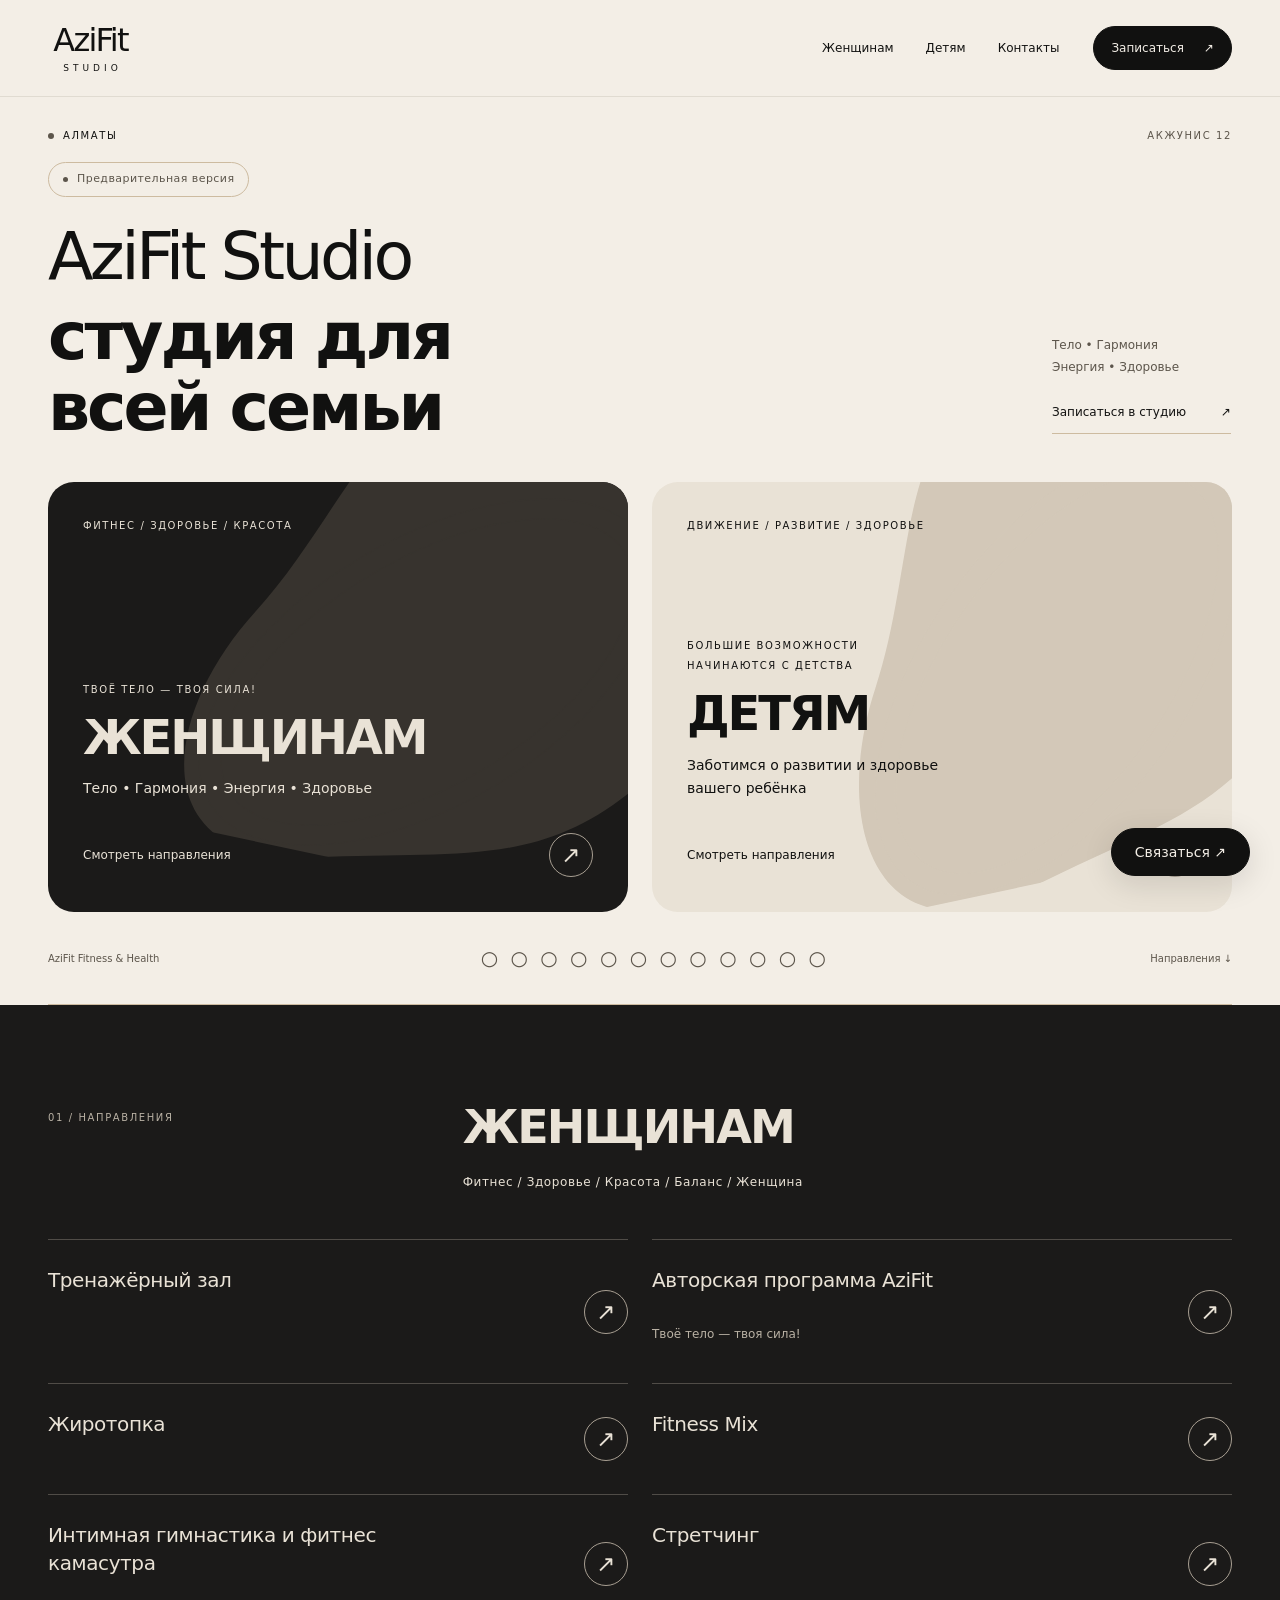
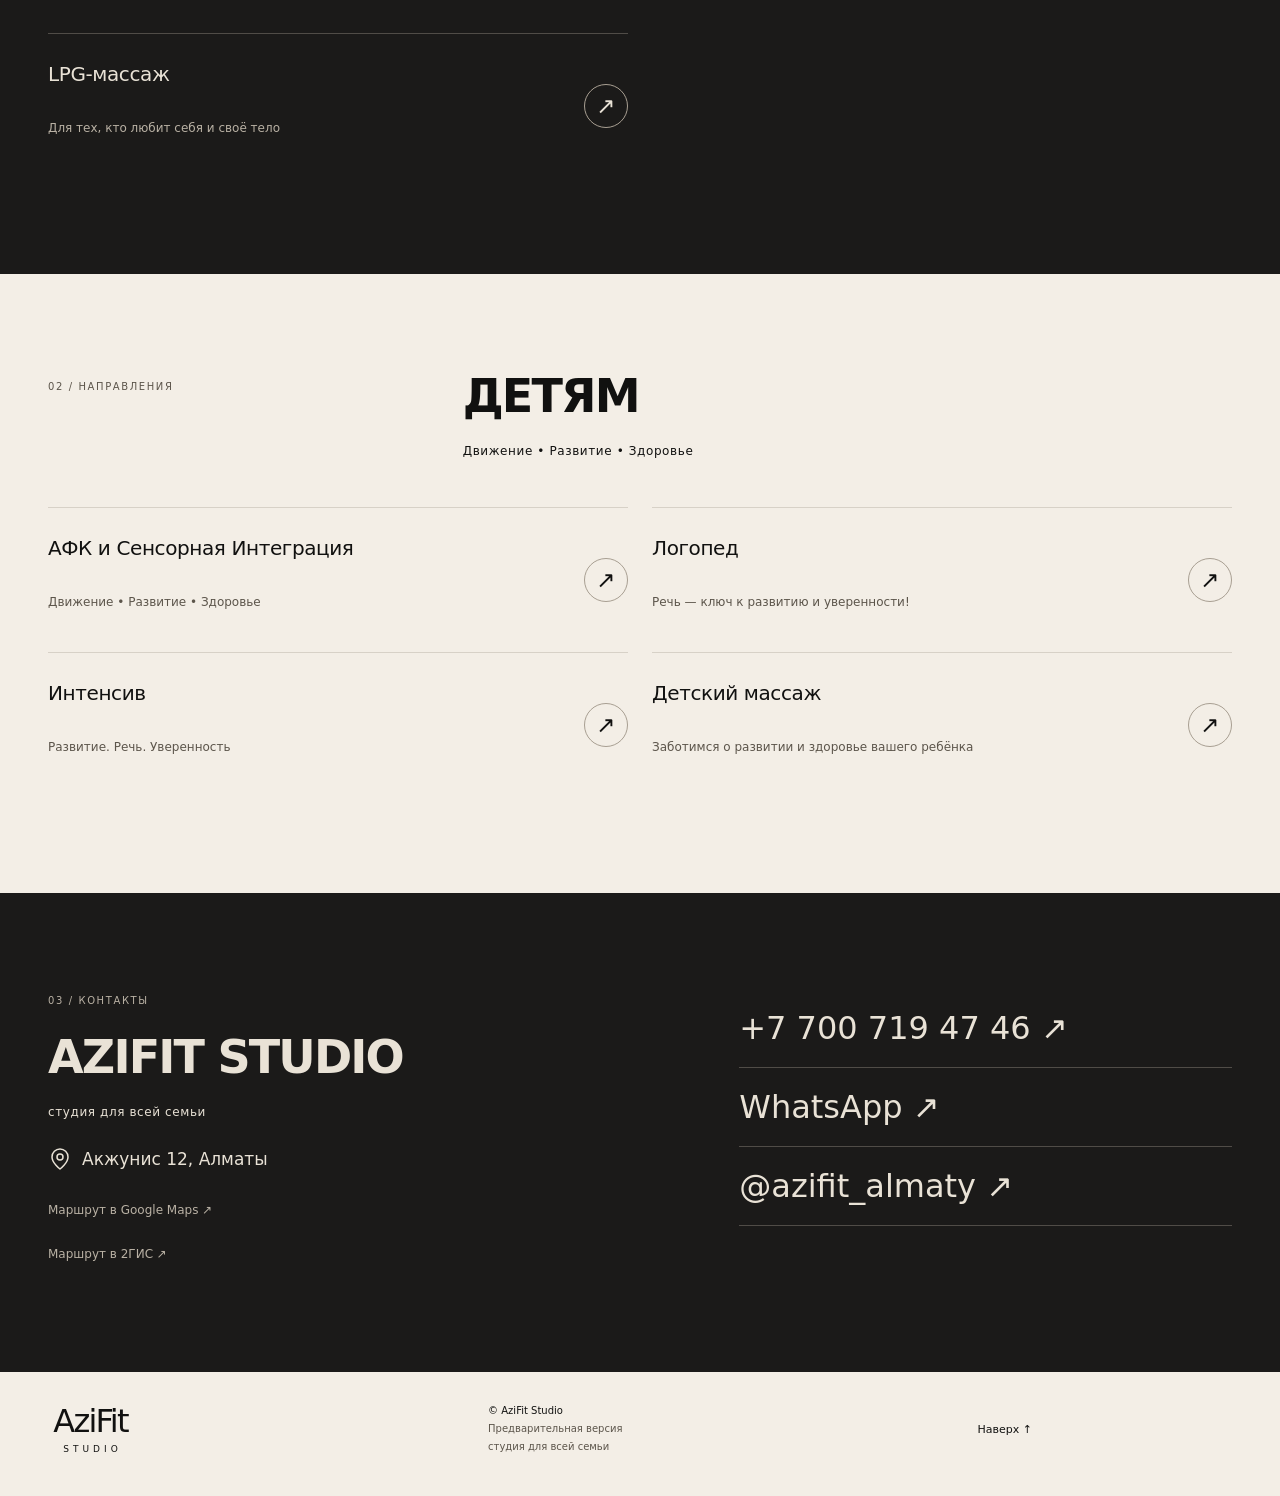
<file: azifit-demo/index.html>
<!doctype html>
<html lang="ru">
<head>
  <meta charset="utf-8">
  <meta name="viewport" content="width=device-width, initial-scale=1, viewport-fit=cover">
  <meta name="theme-color" content="#E9E2D6">
  <title>AziFit Studio — предварительная версия</title>
  <meta name="robots" content="noindex, nofollow">
  <!-- COPY-DRAFT: Metadata, section titles and interface labels. -->
  <meta name="description" content="AziFit Studio, Алматы: женский фитнес, LPG-массаж, детская АФК, логопед и детский массаж. Предварительная версия. Акжунис 12.">
  <meta property="og:type" content="website"><meta property="og:locale" content="ru_RU">
  <meta property="og:title" content="AziFit Studio — студия для всей семьи">
  <meta property="og:description" content="Женский фитнес и детское развитие. Акжунис 12, Алматы.">
  <meta property="og:image" content="assets/img/og.png">
  <meta name="twitter:card" content="summary_large_image"><meta name="twitter:title" content="AziFit Studio — студия для всей семьи"><meta name="twitter:description" content="Женский фитнес и детское развитие. Алматы."><meta name="twitter:image" content="assets/img/og.png">
  <!-- TODO(owner): Canonical and absolute social URLs are enabled by SITE.url. -->
  <link rel="icon" href="favicon.svg" type="image/svg+xml">
  <link rel="stylesheet" href="assets/css/main.css">
  <link rel="stylesheet" href="assets/css/demo.css">
  <script defer src="assets/js/demo.js"></script>
</head>
<body>
<a class="skip" href="#main">К содержимому</a>
<svg class="sprite" xmlns="http://www.w3.org/2000/svg" aria-hidden="true"><defs>
<symbol id="organic" viewBox="0 0 640 440"><path fill="currentColor" d="M395-85C550-73 750 74 650 248S457 414 276 461 77 346 157 209 240-97 395-85Z"/><g fill="none" stroke="currentColor" stroke-width="1.5"><ellipse cx="356" cy="235" rx="255" ry="124" transform="rotate(-43 356 235)"/><ellipse cx="356" cy="235" rx="280" ry="146" transform="rotate(-43 356 235)"/></g></symbol>
<symbol id="arrow" viewBox="0 0 24 24"><path d="M5 19 19 5M5 5h14v14"/></symbol>
<symbol id="heart" viewBox="0 0 24 24"><path d="M12 21 3 12C-3 4 7-1 12 6c5-7 15-2 9 6Z"/></symbol>
<symbol id="star" viewBox="0 0 24 24"><path d="m12 2 3 7 8 1-6 5 2 8-7-4-7 4 2-8-6-5 8-1Z"/></symbol>
<symbol id="brain" viewBox="0 0 24 24"><path d="M12 5c-4-7-10 0-7 3-6 2-3 10 1 10 0 5 6 5 6 0V5Zm0 0c4-7 10 0 7 3 6 2 3 10-1 10 0 5-6 5-6 0M5 8l3 2m11-2-3 2M6 18l3-4m9 4-3-4"/></symbol>
<symbol id="dumbbell" viewBox="0 0 24 24"><path d="M8 12h8M3 8v8m3-11v14m12-14v14m3-11v8M3 12h3m12 0h3"/></symbol>
<symbol id="calendar" viewBox="0 0 24 24"><rect x="3" y="5" width="18" height="17" rx="3"/><path d="M7 2v6m10-6v6M3 11h18m-14 5h3m4 0h3"/></symbol>
<symbol id="clock" viewBox="0 0 24 24"><circle cx="12" cy="12" r="10"/><path d="M12 5v7l4 3"/></symbol>
<symbol id="phone" viewBox="0 0 24 24"><path d="m5 2 4 5-3 3c2 4 4 6 8 8l3-3 5 4c-3 9-25-13-17-17Z"/></symbol>
<symbol id="pin" viewBox="0 0 24 24"><path d="M20 10c0 6-8 12-8 12S4 16 4 10a8 8 0 1 1 16 0Z"/><circle cx="12" cy="10" r="3"/></symbol>
<symbol id="instagram" viewBox="0 0 24 24"><rect x="3" y="3" width="18" height="18" rx="5"/><circle cx="12" cy="12" r="4"/><path d="M17 7h.1"/></symbol>
<symbol id="whatsapp" viewBox="0 0 24 24"><path d="M4 18 2 22l5-2a10 10 0 1 0-3-2Z"/><path d="m8 7 2 3-1 1 4 4 1-1 3 2c-2 4-13-6-9-9Z"/></symbol>
<symbol id="lotus" viewBox="0 0 24 24"><path d="M12 22C1 20 2 9 2 9s8 1 10 13Zm0 0c11-2 10-13 10-13s-8 1-10 13Zm0-1C4 11 12 2 12 2s8 9 0 19Z"/></symbol>
</defs></svg>
<header class="header"><div class="container header-inner">
  <a class="logo" href="#" aria-label="AziFit Studio, начало"><span>AziFit</span><small>STUDIO</small></a>
  <nav class="desktop-nav" aria-label="Основная навигация"><a href="#women">Женщинам</a><a href="#kids">Детям</a><a href="#contacts">Контакты</a></nav>
  <a class="button small header-book" href="https://wa.me/77007194746">Записаться <span aria-hidden="true">↗</span></a>
  <button class="menu-toggle js-only" aria-label="Открыть меню" aria-controls="menu-dialog" aria-expanded="false"><span></span><span></span></button>
</div></header>
<main id="main">
<section class="hero container" aria-labelledby="hero-title">
  <div class="eyebrow hero-location"><span class="dot"></span> АЛМАТЫ <span>АКЖУНИС 12</span></div>
  <!-- COPY-DRAFT: Demo status, excluded from the full version. -->
  <p class="demo-badge"><span aria-hidden="true"></span>Предварительная версия</p>
  <div class="hero-heading"><h1 id="hero-title">AziFit Studio <span>студия для <br>всей семьи</span></h1><div class="hero-side"><p>Тело • Гармония<br>Энергия • Здоровье</p><a class="text-link" href="https://wa.me/77007194746">Записаться в студию <span>↗</span></a></div></div>
  <div class="hero-panels">
    <a class="entry entry-dark reveal" href="#women"><svg class="organic" aria-hidden="true"><use href="#organic"/></svg><span class="eyebrow">ФИТНЕС / ЗДОРОВЬЕ / КРАСОТА</span><div class="entry-title"><span class="eyebrow">ТВОЁ ТЕЛО — ТВОЯ СИЛА!</span><h2>ЖЕНЩИНАМ</h2><p>Тело • Гармония • Энергия • Здоровье</p></div><span class="entry-footer"><span>Смотреть направления</span><span class="round-arrow">↗</span></span></a>
    <a class="entry entry-light reveal" href="#kids"><svg class="organic" aria-hidden="true"><use href="#organic"/></svg><span class="eyebrow">ДВИЖЕНИЕ / РАЗВИТИЕ / ЗДОРОВЬЕ</span><div class="entry-title"><span class="eyebrow">БОЛЬШИЕ ВОЗМОЖНОСТИ<br>НАЧИНАЮТСЯ С ДЕТСТВА</span><h2>ДЕТЯМ</h2><p>Заботимся о развитии и здоровье<br>вашего ребёнка</p></div><span class="entry-footer"><span>Смотреть направления</span><span class="round-arrow">↗</span></span></a>
  </div>
  <div class="hero-bottom"><span>AziFit Fitness &amp; Health</span><span class="stamp-line" aria-hidden="true">○ ○ ○ ○ ○ ○ ○ ○ ○ ○ ○ ○</span><a href="#women">Направления ↓</a></div>
</section>

<section id="women" class="section dark-section"><div class="container"><div class="section-heading"><span class="eyebrow">01 / НАПРАВЛЕНИЯ</span><h2>ЖЕНЩИНАМ<span class="subheading">Фитнес / Здоровье / Красота / Баланс / Женщина</span></h2></div><div class="service-grid" id="women-services">
<!-- SERVICES_WOMEN -->
<article class="service-card" data-service="gym"><h3>Тренажёрный зал</h3><a href="#contacts" aria-label="Связаться: Тренажёрный зал">↗</a></article><article class="service-card" data-service="group"><h3>Авторская программа AziFit</h3><p>Твоё тело — твоя сила!</p><a href="#contacts" aria-label="Связаться: Авторская программа AziFit">↗</a></article><article class="service-card" data-service="group"><h3>Жиротопка</h3><a href="#contacts" aria-label="Связаться: Жиротопка">↗</a></article><article class="service-card" data-service="group"><h3>Fitness Mix</h3><a href="#contacts" aria-label="Связаться: Fitness Mix">↗</a></article><article class="service-card" data-service="group"><h3>Интимная гимнастика и фитнес камасутра</h3><a href="#contacts" aria-label="Связаться: Интимная гимнастика и фитнес камасутра">↗</a></article><article class="service-card" data-service="stretch"><h3>Стретчинг</h3><a href="#contacts" aria-label="Связаться: Стретчинг">↗</a></article><article class="service-card" data-service="lpg"><h3>LPG-массаж</h3><p>Для тех, кто любит себя и своё тело</p><a href="#contacts" aria-label="Связаться: LPG-массаж">↗</a></article>
<!-- END_SERVICES_WOMEN -->
</div></div></section>
<section id="kids" class="section container"><div class="section-heading"><span class="eyebrow">02 / НАПРАВЛЕНИЯ</span><h2>ДЕТЯМ<span class="subheading">Движение • Развитие • Здоровье</span></h2></div><div class="service-grid" id="kids-services"><!-- SERVICES_KIDS -->
<article class="service-card" data-service="afk"><h3>АФК и Сенсорная Интеграция</h3><p>Движение • Развитие • Здоровье</p><a href="#contacts" aria-label="Связаться: АФК и Сенсорная Интеграция">↗</a></article><article class="service-card" data-service="speech"><h3>Логопед</h3><p>Речь — ключ к развитию и уверенности!</p><a href="#contacts" aria-label="Связаться: Логопед">↗</a></article><article class="service-card" data-service="intensive"><h3>Интенсив</h3><p>Развитие. Речь. Уверенность</p><a href="#contacts" aria-label="Связаться: Интенсив">↗</a></article><article class="service-card" data-service="massage"><h3>Детский массаж</h3><p>Заботимся о развитии и здоровье вашего ребёнка</p><a href="#contacts" aria-label="Связаться: Детский массаж">↗</a></article>
<!-- END_SERVICES_KIDS --></div></section>







<section id="contacts" class="section dark-section"><div class="container contact-grid"><div><span class="eyebrow">03 / КОНТАКТЫ</span><h2>AZIFIT STUDIO<span class="subheading">студия для всей семьи</span></h2><p class="contact-address"><svg class="icon"><use href="#pin"/></svg>Акжунис 12, Алматы</p><div class="contact-maps"><a target="_blank" rel="noopener noreferrer" href="https://www.google.com/maps/search/?api=1&amp;query=Акжунис+12+Алматы">Маршрут в Google Maps ↗</a><a target="_blank" rel="noopener noreferrer" href="https://2gis.kz/almaty/search/Акжунис%2012">Маршрут в 2ГИС ↗</a></div></div><div class="contact-links"><a href="tel:+77007194746">+7 700 719 47 46 ↗</a><a href="https://wa.me/77007194746">WhatsApp ↗</a><a data-instagram href="https://www.instagram.com/azifit_almaty/" target="_blank" rel="noopener noreferrer">@azifit_almaty ↗</a></div></div></section>
</main>
<footer class="container footer"><a class="logo" href="#"><span>AziFit</span><small>STUDIO</small></a><p>© AziFit Studio<br><span>Предварительная версия</span><br><span>студия для всей семьи</span></p><a href="#main">Наверх ↑</a></footer>
<div class="mobile-bar"><a href="https://wa.me/77007194746"><svg class="icon"><use href="#whatsapp"/></svg>WhatsApp</a><a data-instagram href="https://ig.me/m/azifit_almaty"><svg class="icon"><use href="#instagram"/></svg>Instagram</a><a href="tel:+77007194746"><svg class="icon"><use href="#phone"/></svg>Позвонить</a></div>
<a class="floating-book button js-only" href="https://wa.me/77007194746">Связаться ↗</a>
<dialog id="menu-dialog" class="menu-dialog" aria-label="Меню" aria-modal="true"><button class="close-dialog" data-close aria-label="Закрыть меню">×</button><nav aria-label="Мобильная навигация"><a href="#women">Женщинам</a><a href="#kids">Детям</a><a href="#contacts">Контакты</a></nav></dialog>


<!-- Cloudflare Web Analytics is disabled. Enabling it requires owner approval and a CSP update. -->
</body></html>
</file>
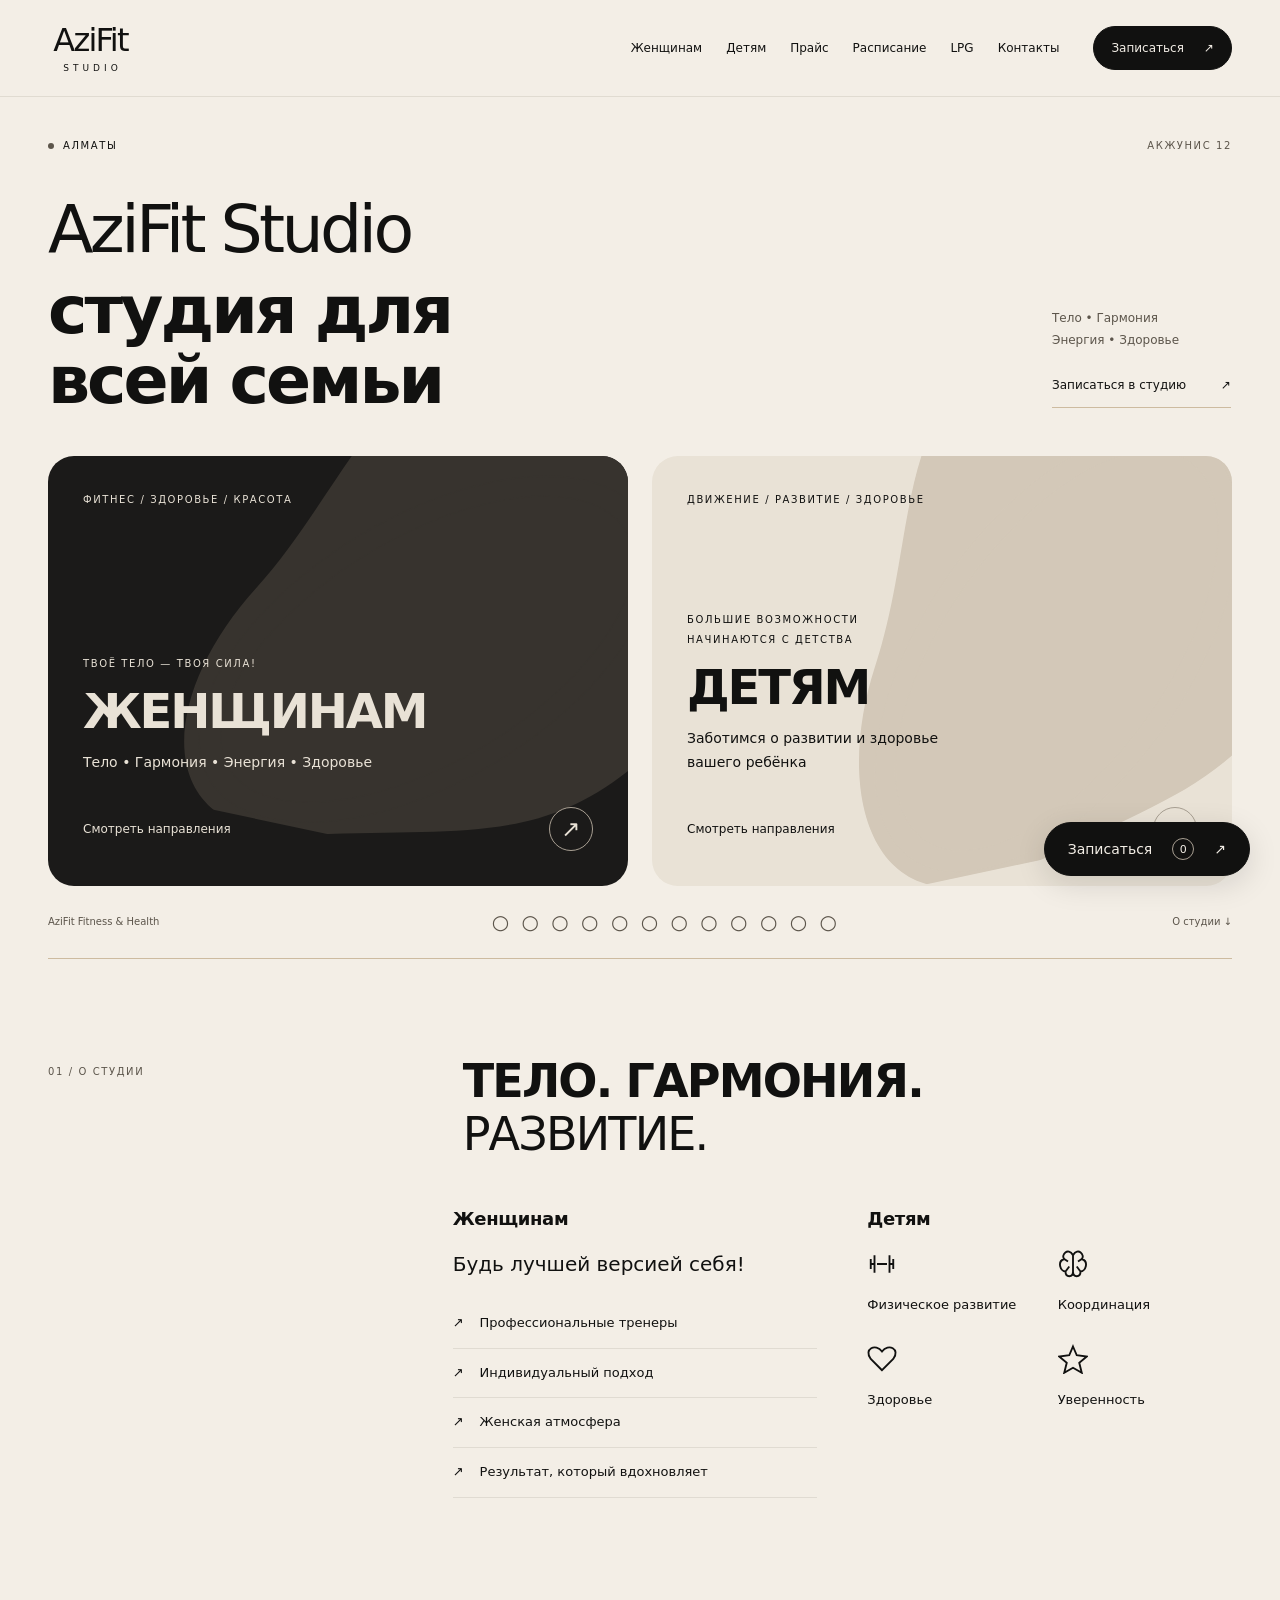
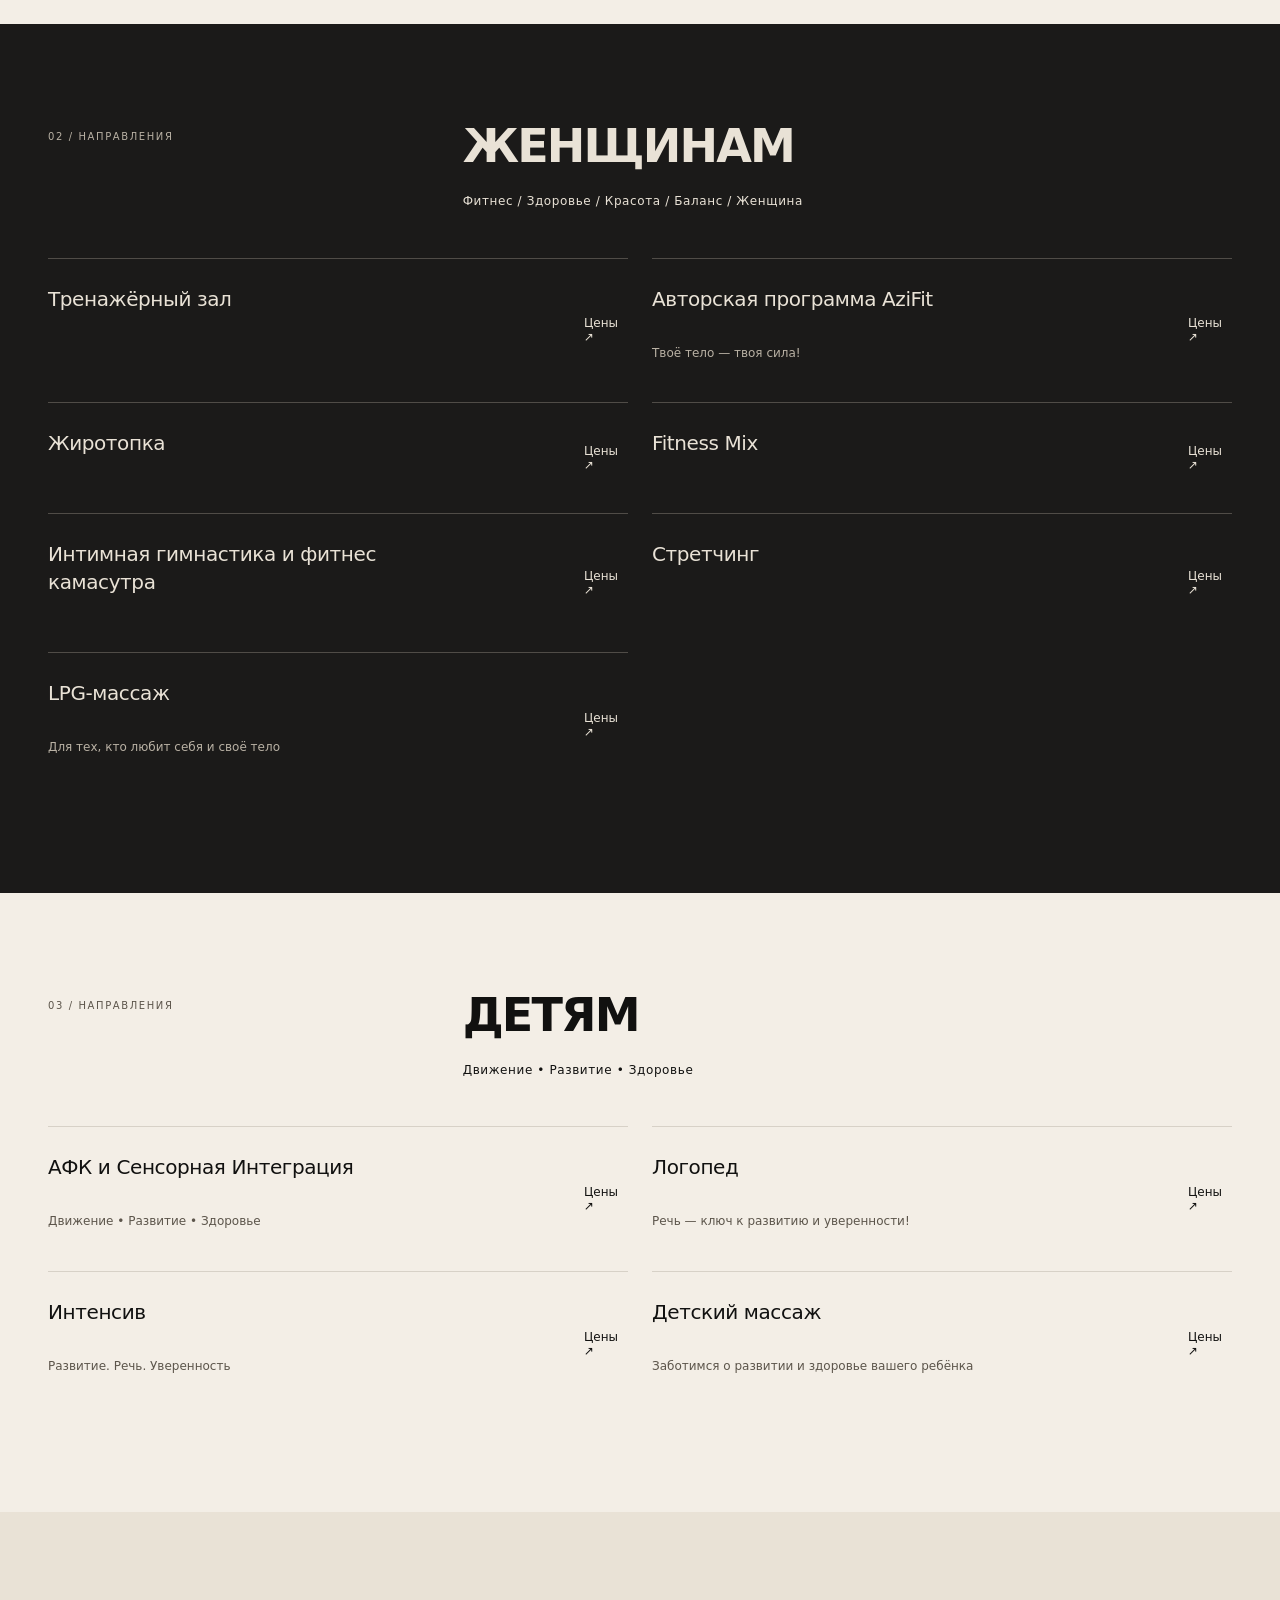
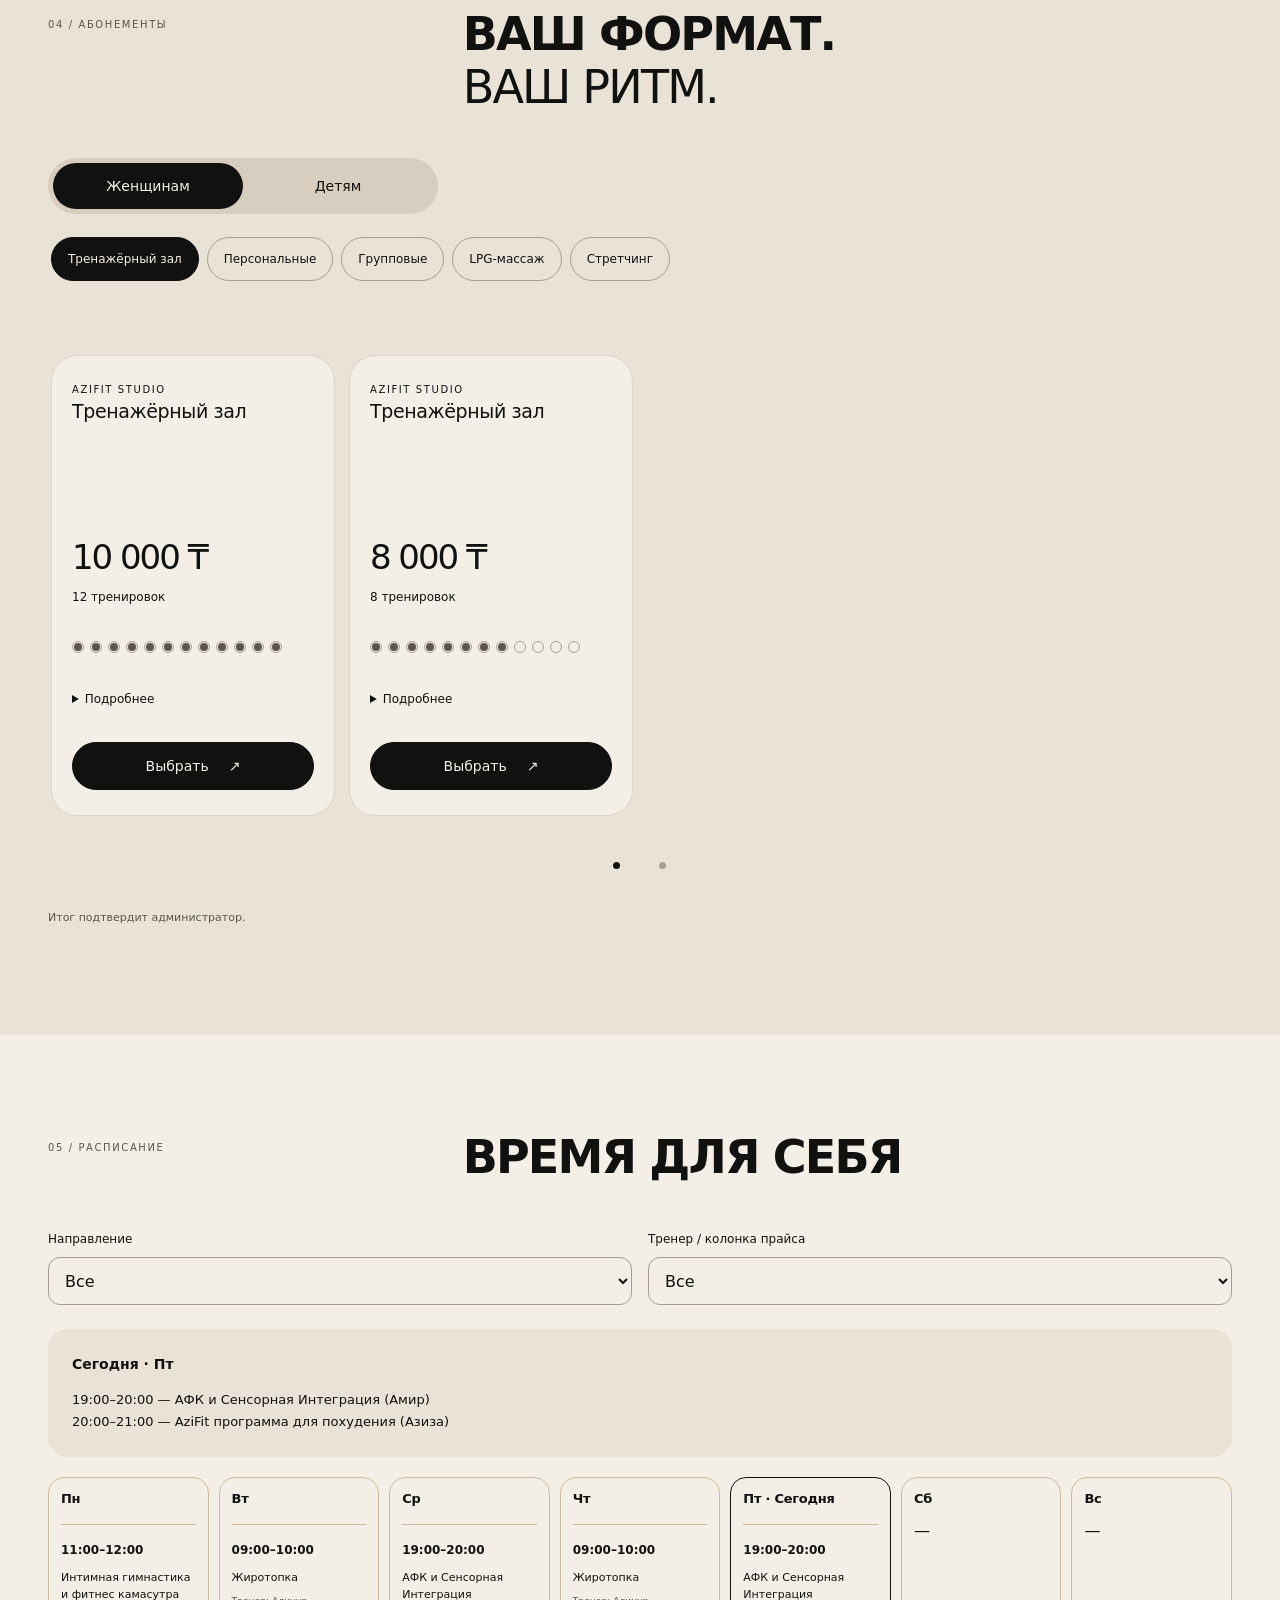
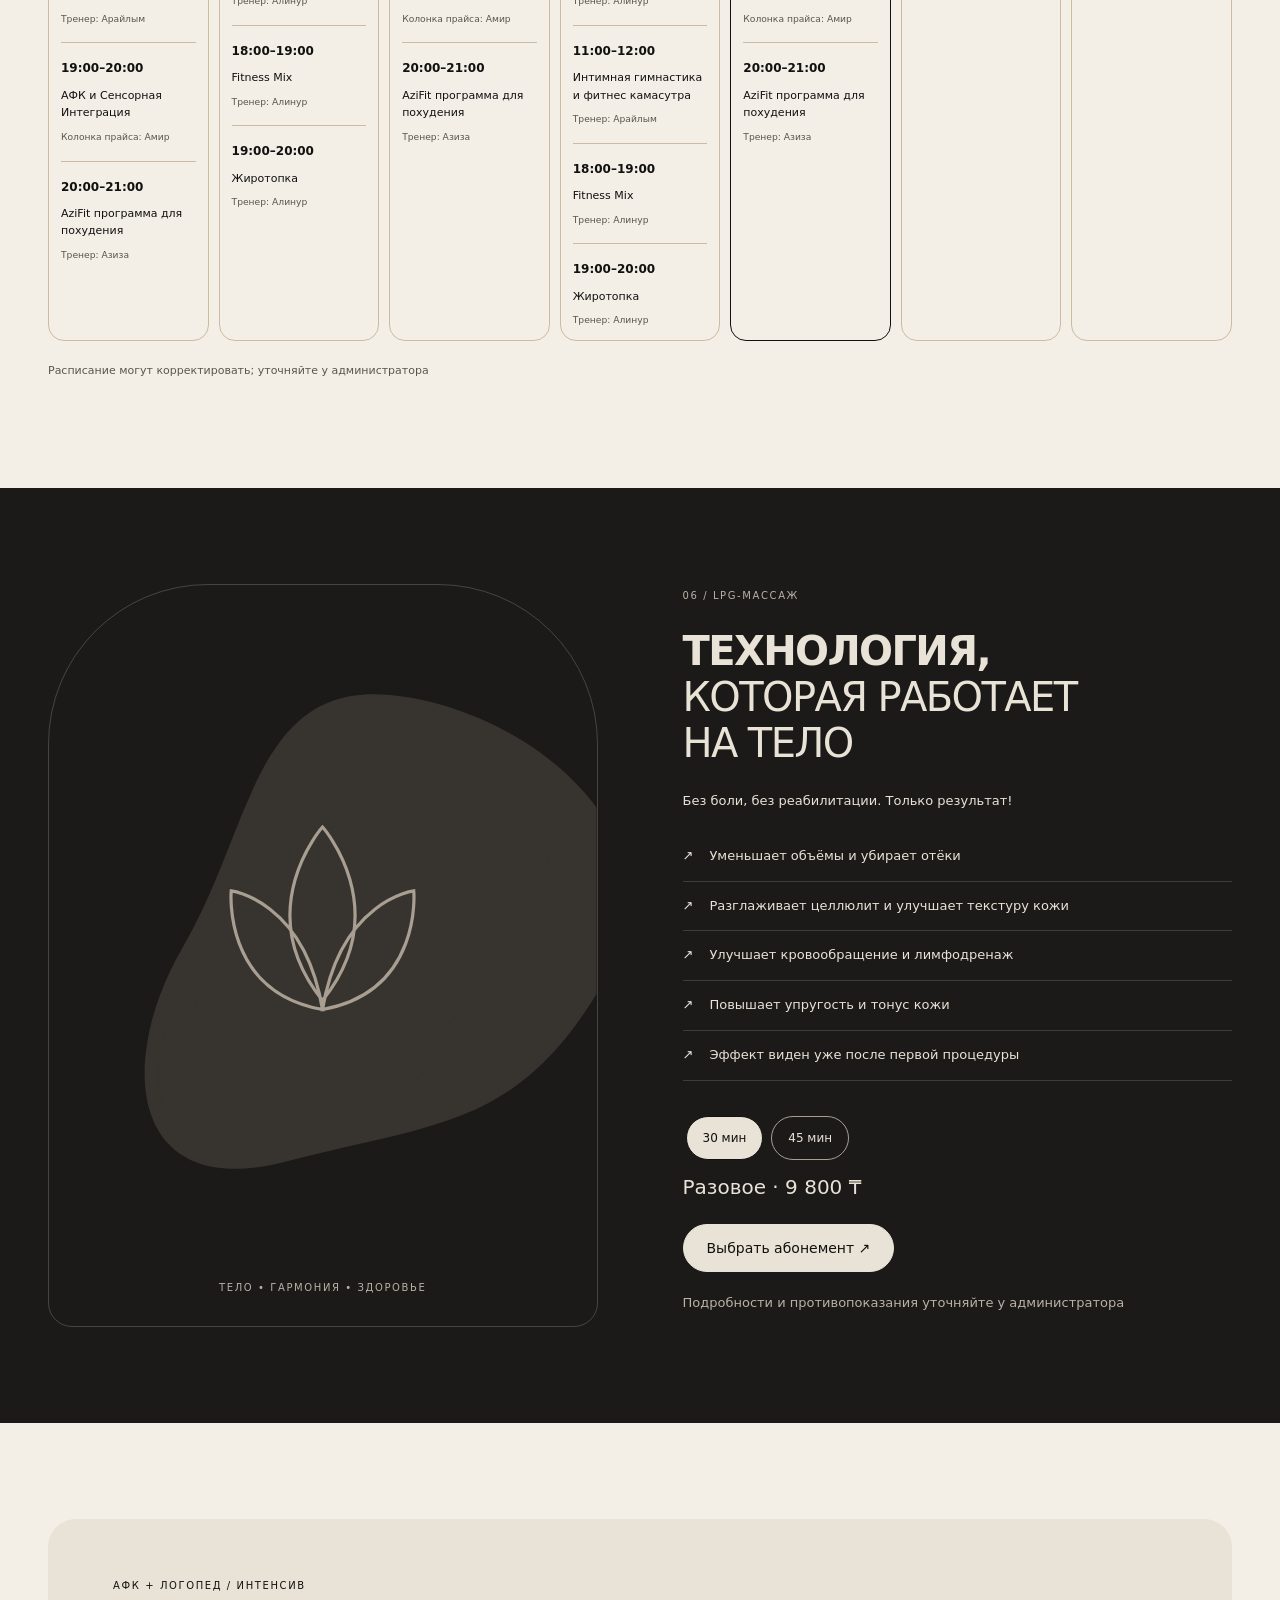
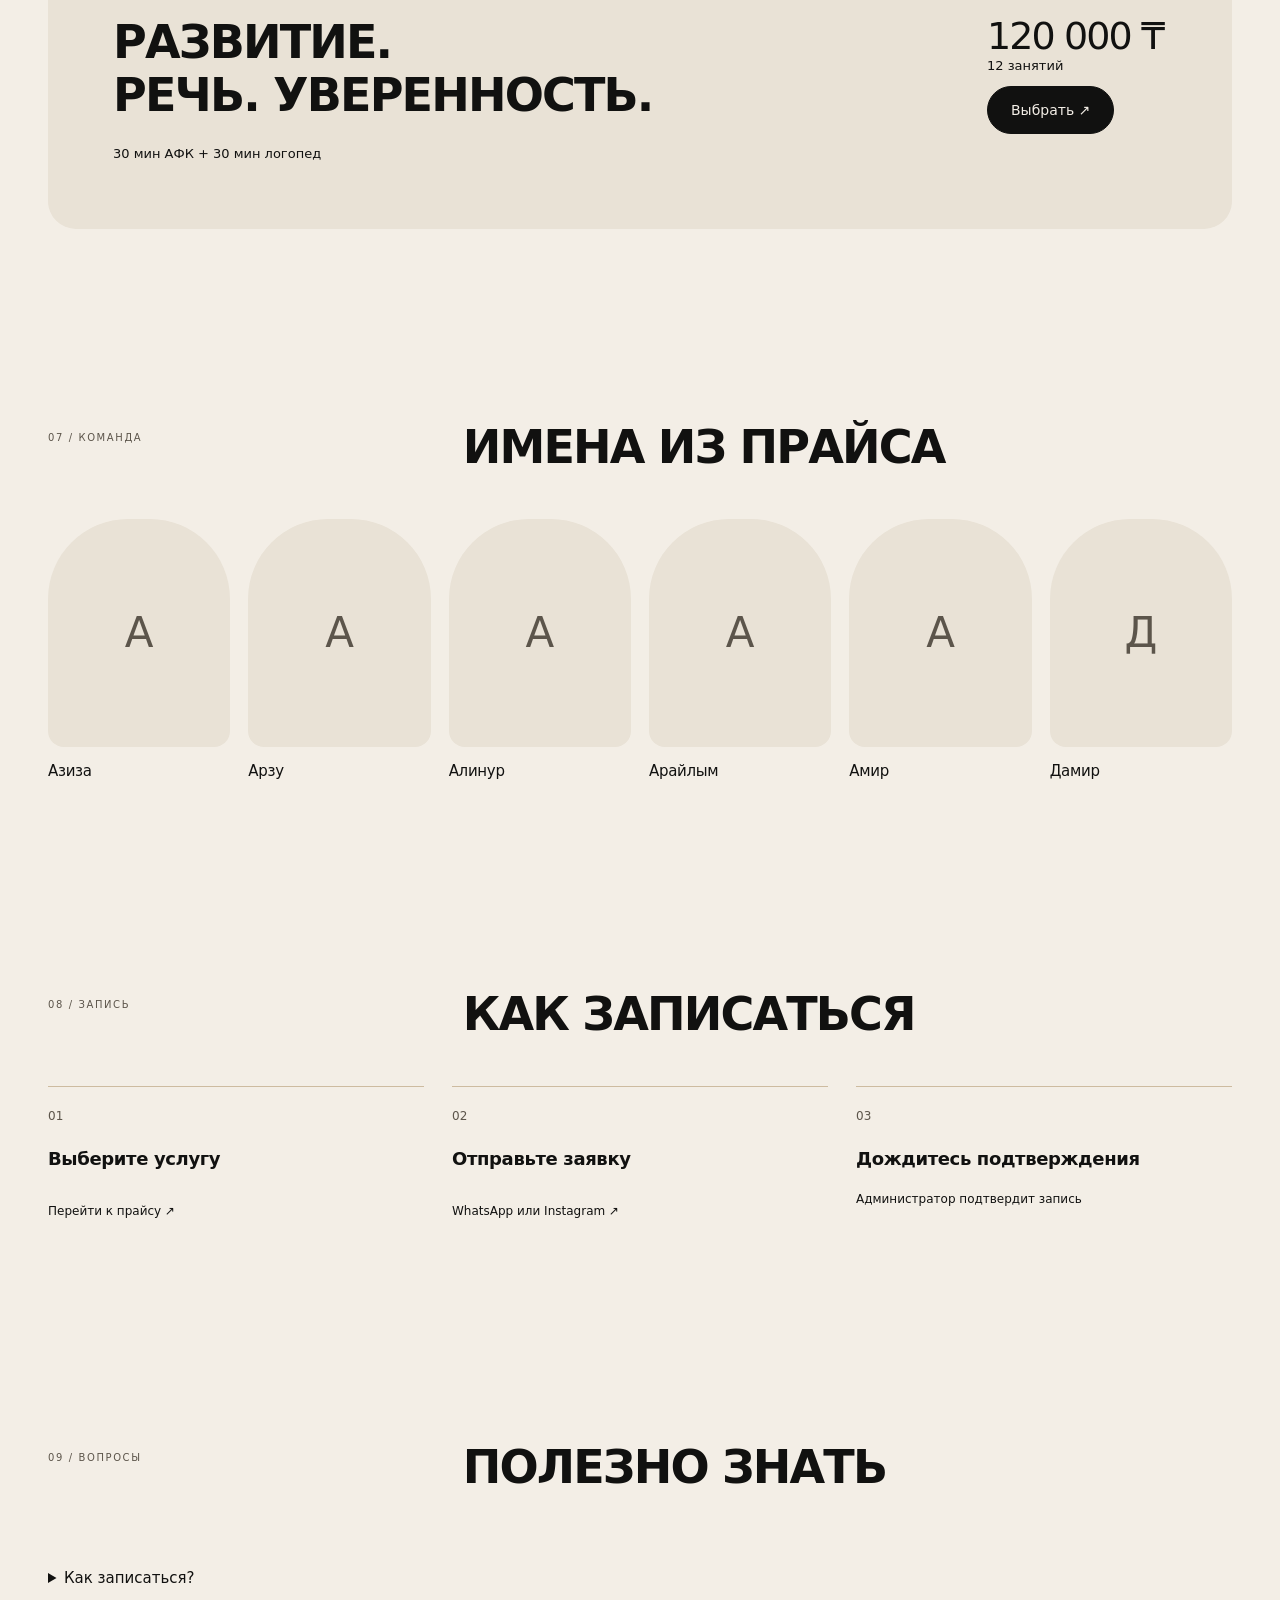
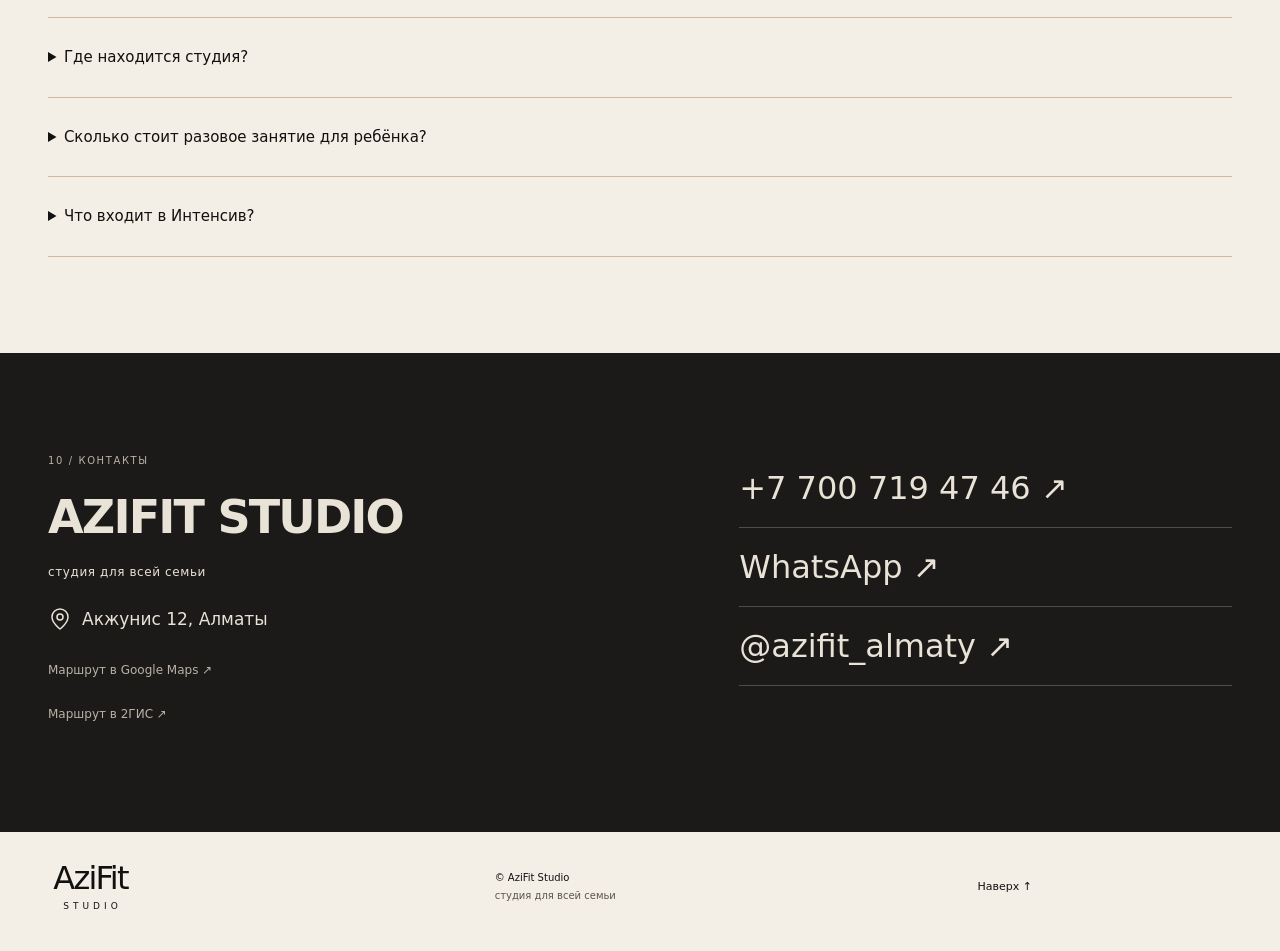
<file: azifit-full/index.html>
<!doctype html>
<html lang="ru">
<head>
  <meta charset="utf-8">
  <meta name="viewport" content="width=device-width, initial-scale=1, viewport-fit=cover">
  <meta name="theme-color" content="#E9E2D6">
  <title>AziFit Studio — женский фитнес и детское развитие в Алматы</title>
  <!-- COPY-DRAFT: Metadata, section titles and interface labels. -->
  <meta name="description" content="AziFit Studio, Алматы: женский фитнес, LPG-массаж, детская АФК, логопед и детский массаж. Прайс, расписание и запись. Акжунис 12.">
  <meta property="og:type" content="website"><meta property="og:locale" content="ru_RU">
  <meta property="og:title" content="AziFit Studio — студия для всей семьи">
  <meta property="og:description" content="Женский фитнес и детское развитие. Акжунис 12, Алматы.">
  <meta property="og:image" content="assets/img/og.png">
  <meta name="twitter:card" content="summary_large_image"><meta name="twitter:title" content="AziFit Studio — студия для всей семьи"><meta name="twitter:description" content="Женский фитнес и детское развитие. Алматы."><meta name="twitter:image" content="assets/img/og.png">
  <!-- TODO(owner): Canonical and absolute social URLs are enabled by SITE.url. -->
  <link rel="icon" href="favicon.svg" type="image/svg+xml">
  <link rel="stylesheet" href="assets/css/main.css">
  <script defer src="assets/js/data.js"></script><script defer src="assets/js/app.js"></script>
</head>
<body>
<a class="skip" href="#main">К содержимому</a>
<svg class="sprite" xmlns="http://www.w3.org/2000/svg" aria-hidden="true"><defs>
<symbol id="organic" viewBox="0 0 640 440"><path fill="currentColor" d="M395-85C550-73 750 74 650 248S457 414 276 461 77 346 157 209 240-97 395-85Z"/><g fill="none" stroke="currentColor" stroke-width="1.5"><ellipse cx="356" cy="235" rx="255" ry="124" transform="rotate(-43 356 235)"/><ellipse cx="356" cy="235" rx="280" ry="146" transform="rotate(-43 356 235)"/></g></symbol>
<symbol id="arrow" viewBox="0 0 24 24"><path d="M5 19 19 5M5 5h14v14"/></symbol>
<symbol id="heart" viewBox="0 0 24 24"><path d="M12 21 3 12C-3 4 7-1 12 6c5-7 15-2 9 6Z"/></symbol>
<symbol id="star" viewBox="0 0 24 24"><path d="m12 2 3 7 8 1-6 5 2 8-7-4-7 4 2-8-6-5 8-1Z"/></symbol>
<symbol id="brain" viewBox="0 0 24 24"><path d="M12 5c-4-7-10 0-7 3-6 2-3 10 1 10 0 5 6 5 6 0V5Zm0 0c4-7 10 0 7 3 6 2 3 10-1 10 0 5-6 5-6 0M5 8l3 2m11-2-3 2M6 18l3-4m9 4-3-4"/></symbol>
<symbol id="dumbbell" viewBox="0 0 24 24"><path d="M8 12h8M3 8v8m3-11v14m12-14v14m3-11v8M3 12h3m12 0h3"/></symbol>
<symbol id="calendar" viewBox="0 0 24 24"><rect x="3" y="5" width="18" height="17" rx="3"/><path d="M7 2v6m10-6v6M3 11h18m-14 5h3m4 0h3"/></symbol>
<symbol id="clock" viewBox="0 0 24 24"><circle cx="12" cy="12" r="10"/><path d="M12 5v7l4 3"/></symbol>
<symbol id="phone" viewBox="0 0 24 24"><path d="m5 2 4 5-3 3c2 4 4 6 8 8l3-3 5 4c-3 9-25-13-17-17Z"/></symbol>
<symbol id="pin" viewBox="0 0 24 24"><path d="M20 10c0 6-8 12-8 12S4 16 4 10a8 8 0 1 1 16 0Z"/><circle cx="12" cy="10" r="3"/></symbol>
<symbol id="instagram" viewBox="0 0 24 24"><rect x="3" y="3" width="18" height="18" rx="5"/><circle cx="12" cy="12" r="4"/><path d="M17 7h.1"/></symbol>
<symbol id="whatsapp" viewBox="0 0 24 24"><path d="M4 18 2 22l5-2a10 10 0 1 0-3-2Z"/><path d="m8 7 2 3-1 1 4 4 1-1 3 2c-2 4-13-6-9-9Z"/></symbol>
<symbol id="lotus" viewBox="0 0 24 24"><path d="M12 22C1 20 2 9 2 9s8 1 10 13Zm0 0c11-2 10-13 10-13s-8 1-10 13Zm0-1C4 11 12 2 12 2s8 9 0 19Z"/></symbol>
</defs></svg>
<header class="header"><div class="container header-inner">
  <a class="logo" href="#" aria-label="AziFit Studio, начало"><span>AziFit</span><small>STUDIO</small></a>
  <nav class="desktop-nav" aria-label="Основная навигация"><a href="#women">Женщинам</a><a href="#kids">Детям</a><a href="#prices">Прайс</a><a href="#schedule">Расписание</a><a href="#lpg">LPG</a><a href="#contacts">Контакты</a></nav>
  <a class="button small header-book" href="https://wa.me/77007194746" data-book>Записаться <span aria-hidden="true">↗</span></a>
  <button class="menu-toggle js-only" aria-label="Открыть меню" aria-controls="menu-dialog" aria-expanded="false"><span></span><span></span></button>
</div></header>
<main id="main">
<section class="hero container" aria-labelledby="hero-title">
  <div class="eyebrow hero-location"><span class="dot"></span> АЛМАТЫ <span>АКЖУНИС 12</span></div>
  <div class="hero-heading"><h1 id="hero-title">AziFit Studio <span>студия для <br>всей семьи</span></h1><div class="hero-side"><p>Тело • Гармония<br>Энергия • Здоровье</p><a class="text-link" href="https://wa.me/77007194746" data-book>Записаться в студию <span>↗</span></a></div></div>
  <div class="hero-panels">
    <a class="entry entry-dark reveal" href="#women"><svg class="organic" aria-hidden="true"><use href="#organic"/></svg><span class="eyebrow">ФИТНЕС / ЗДОРОВЬЕ / КРАСОТА</span><div class="entry-title"><span class="eyebrow">ТВОЁ ТЕЛО — ТВОЯ СИЛА!</span><h2>ЖЕНЩИНАМ</h2><p>Тело • Гармония • Энергия • Здоровье</p></div><span class="entry-footer"><span>Смотреть направления</span><span class="round-arrow">↗</span></span></a>
    <a class="entry entry-light reveal" href="#kids"><svg class="organic" aria-hidden="true"><use href="#organic"/></svg><span class="eyebrow">ДВИЖЕНИЕ / РАЗВИТИЕ / ЗДОРОВЬЕ</span><div class="entry-title"><span class="eyebrow">БОЛЬШИЕ ВОЗМОЖНОСТИ<br>НАЧИНАЮТСЯ С ДЕТСТВА</span><h2>ДЕТЯМ</h2><p>Заботимся о развитии и здоровье<br>вашего ребёнка</p></div><span class="entry-footer"><span>Смотреть направления</span><span class="round-arrow">↗</span></span></a>
  </div>
  <div class="hero-bottom"><span>AziFit Fitness &amp; Health</span><span class="stamp-line" aria-hidden="true">○ ○ ○ ○ ○ ○ ○ ○ ○ ○ ○ ○</span><a href="#values">О студии ↓</a></div>
</section>
<section id="values" class="section container reveal"><div class="section-heading"><span class="eyebrow">01 / О СТУДИИ</span><h2>ТЕЛО. ГАРМОНИЯ.<br><span class="light-text">РАЗВИТИЕ.</span></h2></div><div class="values-grid"><div><h3>Женщинам</h3><p class="large-copy">Будь лучшей версией себя!</p><ul class="values-list"><li>Профессиональные тренеры</li><li>Индивидуальный подход</li><li>Женская атмосфера</li><li>Результат, который вдохновляет</li></ul></div><div><h3>Детям</h3><div class="icon-values"><span><svg><use href="#dumbbell"/></svg>Физическое развитие</span><span><svg><use href="#brain"/></svg>Координация</span><span><svg><use href="#heart"/></svg>Здоровье</span><span><svg><use href="#star"/></svg>Уверенность</span></div></div></div></section>
<section id="women" class="section dark-section"><div class="container"><div class="section-heading"><span class="eyebrow">02 / НАПРАВЛЕНИЯ</span><h2>ЖЕНЩИНАМ<span class="subheading">Фитнес / Здоровье / Красота / Баланс / Женщина</span></h2></div><div class="service-grid" id="women-services">
<!-- SERVICES_WOMEN -->
<article class="service-card" data-service="gym"><h3>Тренажёрный зал</h3><a href="#prices" data-price-link="gym" aria-label="Цены: Тренажёрный зал">Цены ↗</a></article><article class="service-card" data-service="group"><h3>Авторская программа AziFit</h3><p>Твоё тело — твоя сила!</p><a href="#prices" data-price-link="group" aria-label="Цены: Авторская программа AziFit">Цены ↗</a></article><article class="service-card" data-service="group"><h3>Жиротопка</h3><a href="#prices" data-price-link="group" aria-label="Цены: Жиротопка">Цены ↗</a></article><article class="service-card" data-service="group"><h3>Fitness Mix</h3><a href="#prices" data-price-link="group" aria-label="Цены: Fitness Mix">Цены ↗</a></article><article class="service-card" data-service="group"><h3>Интимная гимнастика и фитнес камасутра</h3><a href="#prices" data-price-link="group" aria-label="Цены: Интимная гимнастика и фитнес камасутра">Цены ↗</a></article><article class="service-card" data-service="stretch"><h3>Стретчинг</h3><a href="#prices" data-price-link="stretch" aria-label="Цены: Стретчинг">Цены ↗</a></article><article class="service-card" data-service="lpg"><h3>LPG-массаж</h3><p>Для тех, кто любит себя и своё тело</p><a href="#prices" data-price-link="lpg" aria-label="Цены: LPG-массаж">Цены ↗</a></article>
<!-- END_SERVICES_WOMEN -->
</div></div></section>
<section id="kids" class="section container"><div class="section-heading"><span class="eyebrow">03 / НАПРАВЛЕНИЯ</span><h2>ДЕТЯМ<span class="subheading">Движение • Развитие • Здоровье</span></h2></div><div class="service-grid" id="kids-services"><!-- SERVICES_KIDS -->
<article class="service-card" data-service="afk"><h3>АФК и Сенсорная Интеграция</h3><p>Движение • Развитие • Здоровье</p><a href="#prices" data-price-link="afk" aria-label="Цены: АФК и Сенсорная Интеграция">Цены ↗</a></article><article class="service-card" data-service="speech"><h3>Логопед</h3><p>Речь — ключ к развитию и уверенности!</p><a href="#prices" data-price-link="speech" aria-label="Цены: Логопед">Цены ↗</a></article><article class="service-card" data-service="intensive"><h3>Интенсив</h3><p>Развитие. Речь. Уверенность</p><a href="#prices" data-price-link="intensive" aria-label="Цены: Интенсив">Цены ↗</a></article><article class="service-card" data-service="massage"><h3>Детский массаж</h3><p>Заботимся о развитии и здоровье вашего ребёнка</p><a href="#prices" data-price-link="massage" aria-label="Цены: Детский массаж">Цены ↗</a></article>
<!-- END_SERVICES_KIDS --></div></section>
<section id="prices" class="section prices-section"><div class="container"><div class="section-heading"><span class="eyebrow">04 / АБОНЕМЕНТЫ</span><h2>ВАШ ФОРМАТ.<br><span class="light-text">ВАШ РИТМ.</span></h2></div><div class="price-controls js-only"><div class="segmented" id="audience-tabs" role="tablist" aria-label="Направление прайса"><span class="segment-indicator" aria-hidden="true"></span><button id="tab-women" role="tab" aria-selected="true" aria-controls="price-results" data-audience="women">Женщинам</button><button id="tab-kids" role="tab" tabindex="-1" aria-selected="false" aria-controls="price-results" data-audience="kids">Детям</button></div><div id="category-chips" class="chips" aria-label="Категории прайса"></div><div id="price-options" class="chips" aria-label="Параметры абонемента"></div></div><div id="price-results" role="tabpanel" aria-labelledby="tab-women" tabindex="0" class="js-only"><div id="price-cards" class="price-cards"></div><div id="carousel-dots" class="carousel-dots"></div></div>
<div id="static-prices"><!-- STATIC_PRICES -->
<article class="static-price"><h3>Тренажёрный зал</h3><p>12 тренировок</p><p>10 000 ₸ · уточняйте у администратора</p><a href="https://wa.me/77007194746?text=%D0%97%D0%B4%D1%80%D0%B0%D0%B2%D1%81%D1%82%D0%B2%D1%83%D0%B9%D1%82%D0%B5!%20%D0%A5%D0%BE%D1%87%D1%83%20%D0%B7%D0%B0%D0%BF%D0%B8%D1%81%D0%B0%D1%82%D1%8C%D1%81%D1%8F%20%D0%B2%20AziFit%20Studio%3A%20%D0%A2%D1%80%D0%B5%D0%BD%D0%B0%D0%B6%D1%91%D1%80%D0%BD%D1%8B%D0%B9%20%D0%B7%D0%B0%D0%BB%2012%20%D1%82%D1%80%D0%B5%D0%BD%D0%B8%D1%80%D0%BE%D0%B2%D0%BE%D0%BA">Выбрать ↗</a></article>
<article class="static-price"><h3>Тренажёрный зал</h3><p>8 тренировок</p><p>8 000 ₸ · уточняйте у администратора</p><a href="https://wa.me/77007194746?text=%D0%97%D0%B4%D1%80%D0%B0%D0%B2%D1%81%D1%82%D0%B2%D1%83%D0%B9%D1%82%D0%B5!%20%D0%A5%D0%BE%D1%87%D1%83%20%D0%B7%D0%B0%D0%BF%D0%B8%D1%81%D0%B0%D1%82%D1%8C%D1%81%D1%8F%20%D0%B2%20AziFit%20Studio%3A%20%D0%A2%D1%80%D0%B5%D0%BD%D0%B0%D0%B6%D1%91%D1%80%D0%BD%D1%8B%D0%B9%20%D0%B7%D0%B0%D0%BB%208%20%D1%82%D1%80%D0%B5%D0%BD%D0%B8%D1%80%D0%BE%D0%B2%D0%BE%D0%BA">Выбрать ↗</a></article>
<article class="static-price"><h3>Персональные занятия</h3><p>Арзу</p><p>25 000 ₸ · уточняйте у администратора</p><a href="https://wa.me/77007194746?text=%D0%97%D0%B4%D1%80%D0%B0%D0%B2%D1%81%D1%82%D0%B2%D1%83%D0%B9%D1%82%D0%B5!%20%D0%A5%D0%BE%D1%87%D1%83%20%D0%B7%D0%B0%D0%BF%D0%B8%D1%81%D0%B0%D1%82%D1%8C%D1%81%D1%8F%20%D0%B2%20AziFit%20Studio%3A%20%D0%9F%D0%B5%D1%80%D1%81%D0%BE%D0%BD%D0%B0%D0%BB%D1%8C%D0%BD%D1%8B%D0%B5%20%D0%B7%D0%B0%D0%BD%D1%8F%D1%82%D0%B8%D1%8F%20">Выбрать ↗</a></article>
<article class="static-price"><h3>Персональные занятия</h3><p>Азиза</p><p>25 000 ₸ · уточняйте у администратора</p><a href="https://wa.me/77007194746?text=%D0%97%D0%B4%D1%80%D0%B0%D0%B2%D1%81%D1%82%D0%B2%D1%83%D0%B9%D1%82%D0%B5!%20%D0%A5%D0%BE%D1%87%D1%83%20%D0%B7%D0%B0%D0%BF%D0%B8%D1%81%D0%B0%D1%82%D1%8C%D1%81%D1%8F%20%D0%B2%20AziFit%20Studio%3A%20%D0%9F%D0%B5%D1%80%D1%81%D0%BE%D0%BD%D0%B0%D0%BB%D1%8C%D0%BD%D1%8B%D0%B5%20%D0%B7%D0%B0%D0%BD%D1%8F%D1%82%D0%B8%D1%8F%20">Выбрать ↗</a></article>
<article class="static-price"><h3>Индивидуальные тренировки</h3><p>Азиза</p><p>100 000 ₸ · уточняйте у администратора</p><a href="https://wa.me/77007194746?text=%D0%97%D0%B4%D1%80%D0%B0%D0%B2%D1%81%D1%82%D0%B2%D1%83%D0%B9%D1%82%D0%B5!%20%D0%A5%D0%BE%D1%87%D1%83%20%D0%B7%D0%B0%D0%BF%D0%B8%D1%81%D0%B0%D1%82%D1%8C%D1%81%D1%8F%20%D0%B2%20AziFit%20Studio%3A%20%D0%98%D0%BD%D0%B4%D0%B8%D0%B2%D0%B8%D0%B4%D1%83%D0%B0%D0%BB%D1%8C%D0%BD%D1%8B%D0%B5%20%D1%82%D1%80%D0%B5%D0%BD%D0%B8%D1%80%D0%BE%D0%B2%D0%BA%D0%B8%20">Выбрать ↗</a></article>
<article class="static-price"><h3>AziFit программа для похудения</h3><p>Азиза · 12 тренировок · Пн/Ср/Пт · 20:00–21:00</p><p>35 000 ₸</p><a href="https://wa.me/77007194746?text=%D0%97%D0%B4%D1%80%D0%B0%D0%B2%D1%81%D1%82%D0%B2%D1%83%D0%B9%D1%82%D0%B5!%20%D0%A5%D0%BE%D1%87%D1%83%20%D0%B7%D0%B0%D0%BF%D0%B8%D1%81%D0%B0%D1%82%D1%8C%D1%81%D1%8F%20%D0%B2%20AziFit%20Studio%3A%20AziFit%20%D0%BF%D1%80%D0%BE%D0%B3%D1%80%D0%B0%D0%BC%D0%BC%D0%B0%20%D0%B4%D0%BB%D1%8F%20%D0%BF%D0%BE%D1%85%D1%83%D0%B4%D0%B5%D0%BD%D0%B8%D1%8F%2012%20%D1%82%D1%80%D0%B5%D0%BD%D0%B8%D1%80%D0%BE%D0%B2%D0%BE%D0%BA">Выбрать ↗</a></article>
<article class="static-price"><h3>Жиротопка</h3><p>Алинур · 8 тренировок · Вт/Чт · 09:00–10:00 · 19:00–20:00</p><p>20 000 ₸</p><a href="https://wa.me/77007194746?text=%D0%97%D0%B4%D1%80%D0%B0%D0%B2%D1%81%D1%82%D0%B2%D1%83%D0%B9%D1%82%D0%B5!%20%D0%A5%D0%BE%D1%87%D1%83%20%D0%B7%D0%B0%D0%BF%D0%B8%D1%81%D0%B0%D1%82%D1%8C%D1%81%D1%8F%20%D0%B2%20AziFit%20Studio%3A%20%D0%96%D0%B8%D1%80%D0%BE%D1%82%D0%BE%D0%BF%D0%BA%D0%B0%208%20%D1%82%D1%80%D0%B5%D0%BD%D0%B8%D1%80%D0%BE%D0%B2%D0%BE%D0%BA">Выбрать ↗</a></article>
<article class="static-price"><h3>Fitness Mix</h3><p>Алинур · 8 тренировок · Вт/Чт · 18:00–19:00</p><p>20 000 ₸</p><a href="https://wa.me/77007194746?text=%D0%97%D0%B4%D1%80%D0%B0%D0%B2%D1%81%D1%82%D0%B2%D1%83%D0%B9%D1%82%D0%B5!%20%D0%A5%D0%BE%D1%87%D1%83%20%D0%B7%D0%B0%D0%BF%D0%B8%D1%81%D0%B0%D1%82%D1%8C%D1%81%D1%8F%20%D0%B2%20AziFit%20Studio%3A%20Fitness%20Mix%208%20%D1%82%D1%80%D0%B5%D0%BD%D0%B8%D1%80%D0%BE%D0%B2%D0%BE%D0%BA">Выбрать ↗</a></article>
<article class="static-price"><h3>Интимная гимнастика и фитнес камасутра</h3><p>Арайлым · 8 тренировок · Пн/Чт · 11:00–12:00</p><p>35 000 ₸</p><a href="https://wa.me/77007194746?text=%D0%97%D0%B4%D1%80%D0%B0%D0%B2%D1%81%D1%82%D0%B2%D1%83%D0%B9%D1%82%D0%B5!%20%D0%A5%D0%BE%D1%87%D1%83%20%D0%B7%D0%B0%D0%BF%D0%B8%D1%81%D0%B0%D1%82%D1%8C%D1%81%D1%8F%20%D0%B2%20AziFit%20Studio%3A%20%D0%98%D0%BD%D1%82%D0%B8%D0%BC%D0%BD%D0%B0%D1%8F%20%D0%B3%D0%B8%D0%BC%D0%BD%D0%B0%D1%81%D1%82%D0%B8%D0%BA%D0%B0%20%D0%B8%20%D1%84%D0%B8%D1%82%D0%BD%D0%B5%D1%81%20%D0%BA%D0%B0%D0%BC%D0%B0%D1%81%D1%83%D1%82%D1%80%D0%B0%208%20%D1%82%D1%80%D0%B5%D0%BD%D0%B8%D1%80%D0%BE%D0%B2%D0%BE%D0%BA">Выбрать ↗</a></article>
<article class="static-price"><h3>LPG-массаж</h3><p>Разовое · 30 мин</p><p>9 800 ₸</p><a href="https://wa.me/77007194746?text=%D0%97%D0%B4%D1%80%D0%B0%D0%B2%D1%81%D1%82%D0%B2%D1%83%D0%B9%D1%82%D0%B5!%20%D0%A5%D0%BE%D1%87%D1%83%20%D0%B7%D0%B0%D0%BF%D0%B8%D1%81%D0%B0%D1%82%D1%8C%D1%81%D1%8F%20%D0%B2%20AziFit%20Studio%3A%20LPG-%D0%BC%D0%B0%D1%81%D1%81%D0%B0%D0%B6%20%D0%A0%D0%B0%D0%B7%D0%BE%D0%B2%D0%BE%D0%B5">Выбрать ↗</a></article>
<article class="static-price"><h3>LPG-массаж</h3><p>5 процедур · 30 мин</p><p>37 990 ₸</p><a href="https://wa.me/77007194746?text=%D0%97%D0%B4%D1%80%D0%B0%D0%B2%D1%81%D1%82%D0%B2%D1%83%D0%B9%D1%82%D0%B5!%20%D0%A5%D0%BE%D1%87%D1%83%20%D0%B7%D0%B0%D0%BF%D0%B8%D1%81%D0%B0%D1%82%D1%8C%D1%81%D1%8F%20%D0%B2%20AziFit%20Studio%3A%20LPG-%D0%BC%D0%B0%D1%81%D1%81%D0%B0%D0%B6%205%20%D0%BF%D1%80%D0%BE%D1%86%D0%B5%D0%B4%D1%83%D1%80">Выбрать ↗</a></article>
<article class="static-price"><h3>LPG-массаж</h3><p>10 процедур · 30 мин</p><p>65 990 ₸</p><a href="https://wa.me/77007194746?text=%D0%97%D0%B4%D1%80%D0%B0%D0%B2%D1%81%D1%82%D0%B2%D1%83%D0%B9%D1%82%D0%B5!%20%D0%A5%D0%BE%D1%87%D1%83%20%D0%B7%D0%B0%D0%BF%D0%B8%D1%81%D0%B0%D1%82%D1%8C%D1%81%D1%8F%20%D0%B2%20AziFit%20Studio%3A%20LPG-%D0%BC%D0%B0%D1%81%D1%81%D0%B0%D0%B6%2010%20%D0%BF%D1%80%D0%BE%D1%86%D0%B5%D0%B4%D1%83%D1%80">Выбрать ↗</a></article>
<article class="static-price"><h3>LPG-массаж</h3><p>15 процедур · 30 мин</p><p>92 990 ₸</p><a href="https://wa.me/77007194746?text=%D0%97%D0%B4%D1%80%D0%B0%D0%B2%D1%81%D1%82%D0%B2%D1%83%D0%B9%D1%82%D0%B5!%20%D0%A5%D0%BE%D1%87%D1%83%20%D0%B7%D0%B0%D0%BF%D0%B8%D1%81%D0%B0%D1%82%D1%8C%D1%81%D1%8F%20%D0%B2%20AziFit%20Studio%3A%20LPG-%D0%BC%D0%B0%D1%81%D1%81%D0%B0%D0%B6%2015%20%D0%BF%D1%80%D0%BE%D1%86%D0%B5%D0%B4%D1%83%D1%80">Выбрать ↗</a></article>
<article class="static-price"><h3>LPG-массаж</h3><p>Разовое · 45 мин</p><p>12 990 ₸</p><a href="https://wa.me/77007194746?text=%D0%97%D0%B4%D1%80%D0%B0%D0%B2%D1%81%D1%82%D0%B2%D1%83%D0%B9%D1%82%D0%B5!%20%D0%A5%D0%BE%D1%87%D1%83%20%D0%B7%D0%B0%D0%BF%D0%B8%D1%81%D0%B0%D1%82%D1%8C%D1%81%D1%8F%20%D0%B2%20AziFit%20Studio%3A%20LPG-%D0%BC%D0%B0%D1%81%D1%81%D0%B0%D0%B6%20%D0%A0%D0%B0%D0%B7%D0%BE%D0%B2%D0%BE%D0%B5">Выбрать ↗</a></article>
<article class="static-price"><h3>LPG-массаж</h3><p>5 процедур · 45 мин</p><p>54 990 ₸</p><a href="https://wa.me/77007194746?text=%D0%97%D0%B4%D1%80%D0%B0%D0%B2%D1%81%D1%82%D0%B2%D1%83%D0%B9%D1%82%D0%B5!%20%D0%A5%D0%BE%D1%87%D1%83%20%D0%B7%D0%B0%D0%BF%D0%B8%D1%81%D0%B0%D1%82%D1%8C%D1%81%D1%8F%20%D0%B2%20AziFit%20Studio%3A%20LPG-%D0%BC%D0%B0%D1%81%D1%81%D0%B0%D0%B6%205%20%D0%BF%D1%80%D0%BE%D1%86%D0%B5%D0%B4%D1%83%D1%80">Выбрать ↗</a></article>
<article class="static-price"><h3>LPG-массаж</h3><p>10 процедур · 45 мин</p><p>89 990 ₸</p><a href="https://wa.me/77007194746?text=%D0%97%D0%B4%D1%80%D0%B0%D0%B2%D1%81%D1%82%D0%B2%D1%83%D0%B9%D1%82%D0%B5!%20%D0%A5%D0%BE%D1%87%D1%83%20%D0%B7%D0%B0%D0%BF%D0%B8%D1%81%D0%B0%D1%82%D1%8C%D1%81%D1%8F%20%D0%B2%20AziFit%20Studio%3A%20LPG-%D0%BC%D0%B0%D1%81%D1%81%D0%B0%D0%B6%2010%20%D0%BF%D1%80%D0%BE%D1%86%D0%B5%D0%B4%D1%83%D1%80">Выбрать ↗</a></article>
<article class="static-price"><h3>LPG-массаж</h3><p>15 процедур · 45 мин</p><p>125 990 ₸</p><a href="https://wa.me/77007194746?text=%D0%97%D0%B4%D1%80%D0%B0%D0%B2%D1%81%D1%82%D0%B2%D1%83%D0%B9%D1%82%D0%B5!%20%D0%A5%D0%BE%D1%87%D1%83%20%D0%B7%D0%B0%D0%BF%D0%B8%D1%81%D0%B0%D1%82%D1%8C%D1%81%D1%8F%20%D0%B2%20AziFit%20Studio%3A%20LPG-%D0%BC%D0%B0%D1%81%D1%81%D0%B0%D0%B6%2015%20%D0%BF%D1%80%D0%BE%D1%86%D0%B5%D0%B4%D1%83%D1%80">Выбрать ↗</a></article>
<article class="static-price"><h3>LPG-массаж</h3><p>20 процедур · 45 мин</p><p>149 990 ₸</p><a href="https://wa.me/77007194746?text=%D0%97%D0%B4%D1%80%D0%B0%D0%B2%D1%81%D1%82%D0%B2%D1%83%D0%B9%D1%82%D0%B5!%20%D0%A5%D0%BE%D1%87%D1%83%20%D0%B7%D0%B0%D0%BF%D0%B8%D1%81%D0%B0%D1%82%D1%8C%D1%81%D1%8F%20%D0%B2%20AziFit%20Studio%3A%20LPG-%D0%BC%D0%B0%D1%81%D1%81%D0%B0%D0%B6%2020%20%D0%BF%D1%80%D0%BE%D1%86%D0%B5%D0%B4%D1%83%D1%80">Выбрать ↗</a></article>
<article class="static-price"><h3>Стретчинг</h3><p></p><p>Узнать цену · уточняйте у администратора</p><a href="https://wa.me/77007194746?text=%D0%A5%D0%BE%D1%87%D1%83%20%D1%83%D0%B7%D0%BD%D0%B0%D1%82%D1%8C%20%D1%86%D0%B5%D0%BD%D1%83%3A%20%D0%A1%D1%82%D1%80%D0%B5%D1%82%D1%87%D0%B8%D0%BD%D0%B3%20">Выбрать ↗</a></article>
<article class="static-price"><h3>АФК и Сенсорная Интеграция</h3><p>Амир · Разовая</p><p>10 000 ₸</p><a href="https://wa.me/77007194746?text=%D0%97%D0%B4%D1%80%D0%B0%D0%B2%D1%81%D1%82%D0%B2%D1%83%D0%B9%D1%82%D0%B5!%20%D0%A5%D0%BE%D1%87%D1%83%20%D0%B7%D0%B0%D0%BF%D0%B8%D1%81%D0%B0%D1%82%D1%8C%D1%81%D1%8F%20%D0%B2%20AziFit%20Studio%3A%20%D0%90%D0%A4%D0%9A%20%D0%B8%20%D0%A1%D0%B5%D0%BD%D1%81%D0%BE%D1%80%D0%BD%D0%B0%D1%8F%20%D0%98%D0%BD%D1%82%D0%B5%D0%B3%D1%80%D0%B0%D1%86%D0%B8%D1%8F%20%D0%A0%D0%B0%D0%B7%D0%BE%D0%B2%D0%B0%D1%8F">Выбрать ↗</a></article>
<article class="static-price"><h3>АФК и Сенсорная Интеграция</h3><p>Амир · Групповая программа · 12 занятий · Пн/Ср/Пт · 19:00–20:00</p><p>30 000 ₸</p><a href="https://wa.me/77007194746?text=%D0%97%D0%B4%D1%80%D0%B0%D0%B2%D1%81%D1%82%D0%B2%D1%83%D0%B9%D1%82%D0%B5!%20%D0%A5%D0%BE%D1%87%D1%83%20%D0%B7%D0%B0%D0%BF%D0%B8%D1%81%D0%B0%D1%82%D1%8C%D1%81%D1%8F%20%D0%B2%20AziFit%20Studio%3A%20%D0%90%D0%A4%D0%9A%20%D0%B8%20%D0%A1%D0%B5%D0%BD%D1%81%D0%BE%D1%80%D0%BD%D0%B0%D1%8F%20%D0%98%D0%BD%D1%82%D0%B5%D0%B3%D1%80%D0%B0%D1%86%D0%B8%D1%8F%20%D0%93%D1%80%D1%83%D0%BF%D0%BF%D0%BE%D0%B2%D0%B0%D1%8F%20%D0%BF%D1%80%D0%BE%D0%B3%D1%80%D0%B0%D0%BC%D0%BC%D0%B0%20%C2%B7%2012%20%D0%B7%D0%B0%D0%BD%D1%8F%D1%82%D0%B8%D0%B9">Выбрать ↗</a></article>
<article class="static-price"><h3>АФК и Сенсорная Интеграция</h3><p>Амир · 12 тренировок в месяц</p><p>96 000 ₸</p><a href="https://wa.me/77007194746?text=%D0%97%D0%B4%D1%80%D0%B0%D0%B2%D1%81%D1%82%D0%B2%D1%83%D0%B9%D1%82%D0%B5!%20%D0%A5%D0%BE%D1%87%D1%83%20%D0%B7%D0%B0%D0%BF%D0%B8%D1%81%D0%B0%D1%82%D1%8C%D1%81%D1%8F%20%D0%B2%20AziFit%20Studio%3A%20%D0%90%D0%A4%D0%9A%20%D0%B8%20%D0%A1%D0%B5%D0%BD%D1%81%D0%BE%D1%80%D0%BD%D0%B0%D1%8F%20%D0%98%D0%BD%D1%82%D0%B5%D0%B3%D1%80%D0%B0%D1%86%D0%B8%D1%8F%2012%20%D1%82%D1%80%D0%B5%D0%BD%D0%B8%D1%80%D0%BE%D0%B2%D0%BE%D0%BA%20%D0%B2%20%D0%BC%D0%B5%D1%81%D1%8F%D1%86">Выбрать ↗</a></article>
<article class="static-price"><h3>АФК и Сенсорная Интеграция</h3><p>Амир · 8 тренировок в месяц</p><p>64 000 ₸</p><a href="https://wa.me/77007194746?text=%D0%97%D0%B4%D1%80%D0%B0%D0%B2%D1%81%D1%82%D0%B2%D1%83%D0%B9%D1%82%D0%B5!%20%D0%A5%D0%BE%D1%87%D1%83%20%D0%B7%D0%B0%D0%BF%D0%B8%D1%81%D0%B0%D1%82%D1%8C%D1%81%D1%8F%20%D0%B2%20AziFit%20Studio%3A%20%D0%90%D0%A4%D0%9A%20%D0%B8%20%D0%A1%D0%B5%D0%BD%D1%81%D0%BE%D1%80%D0%BD%D0%B0%D1%8F%20%D0%98%D0%BD%D1%82%D0%B5%D0%B3%D1%80%D0%B0%D1%86%D0%B8%D1%8F%208%20%D1%82%D1%80%D0%B5%D0%BD%D0%B8%D1%80%D0%BE%D0%B2%D0%BE%D0%BA%20%D0%B2%20%D0%BC%D0%B5%D1%81%D1%8F%D1%86">Выбрать ↗</a></article>
<article class="static-price"><h3>АФК и Сенсорная Интеграция</h3><p>Дамир · Разовая</p><p>10 000 ₸</p><a href="https://wa.me/77007194746?text=%D0%97%D0%B4%D1%80%D0%B0%D0%B2%D1%81%D1%82%D0%B2%D1%83%D0%B9%D1%82%D0%B5!%20%D0%A5%D0%BE%D1%87%D1%83%20%D0%B7%D0%B0%D0%BF%D0%B8%D1%81%D0%B0%D1%82%D1%8C%D1%81%D1%8F%20%D0%B2%20AziFit%20Studio%3A%20%D0%90%D0%A4%D0%9A%20%D0%B8%20%D0%A1%D0%B5%D0%BD%D1%81%D0%BE%D1%80%D0%BD%D0%B0%D1%8F%20%D0%98%D0%BD%D1%82%D0%B5%D0%B3%D1%80%D0%B0%D1%86%D0%B8%D1%8F%20%D0%A0%D0%B0%D0%B7%D0%BE%D0%B2%D0%B0%D1%8F">Выбрать ↗</a></article>
<article class="static-price"><h3>АФК и Сенсорная Интеграция</h3><p>Дамир · 12 тренировок</p><p>96 000 ₸</p><a href="https://wa.me/77007194746?text=%D0%97%D0%B4%D1%80%D0%B0%D0%B2%D1%81%D1%82%D0%B2%D1%83%D0%B9%D1%82%D0%B5!%20%D0%A5%D0%BE%D1%87%D1%83%20%D0%B7%D0%B0%D0%BF%D0%B8%D1%81%D0%B0%D1%82%D1%8C%D1%81%D1%8F%20%D0%B2%20AziFit%20Studio%3A%20%D0%90%D0%A4%D0%9A%20%D0%B8%20%D0%A1%D0%B5%D0%BD%D1%81%D0%BE%D1%80%D0%BD%D0%B0%D1%8F%20%D0%98%D0%BD%D1%82%D0%B5%D0%B3%D1%80%D0%B0%D1%86%D0%B8%D1%8F%2012%20%D1%82%D1%80%D0%B5%D0%BD%D0%B8%D1%80%D0%BE%D0%B2%D0%BE%D0%BA">Выбрать ↗</a></article>
<article class="static-price"><h3>АФК и Сенсорная Интеграция</h3><p>Дамир · 8 тренировок</p><p>64 000 ₸</p><a href="https://wa.me/77007194746?text=%D0%97%D0%B4%D1%80%D0%B0%D0%B2%D1%81%D1%82%D0%B2%D1%83%D0%B9%D1%82%D0%B5!%20%D0%A5%D0%BE%D1%87%D1%83%20%D0%B7%D0%B0%D0%BF%D0%B8%D1%81%D0%B0%D1%82%D1%8C%D1%81%D1%8F%20%D0%B2%20AziFit%20Studio%3A%20%D0%90%D0%A4%D0%9A%20%D0%B8%20%D0%A1%D0%B5%D0%BD%D1%81%D0%BE%D1%80%D0%BD%D0%B0%D1%8F%20%D0%98%D0%BD%D1%82%D0%B5%D0%B3%D1%80%D0%B0%D1%86%D0%B8%D1%8F%208%20%D1%82%D1%80%D0%B5%D0%BD%D0%B8%D1%80%D0%BE%D0%B2%D0%BE%D0%BA">Выбрать ↗</a></article>
<article class="static-price"><h3>АФК и Сенсорная Интеграция</h3><p>Азиза · Разовая</p><p>10 000 ₸</p><a href="https://wa.me/77007194746?text=%D0%97%D0%B4%D1%80%D0%B0%D0%B2%D1%81%D1%82%D0%B2%D1%83%D0%B9%D1%82%D0%B5!%20%D0%A5%D0%BE%D1%87%D1%83%20%D0%B7%D0%B0%D0%BF%D0%B8%D1%81%D0%B0%D1%82%D1%8C%D1%81%D1%8F%20%D0%B2%20AziFit%20Studio%3A%20%D0%90%D0%A4%D0%9A%20%D0%B8%20%D0%A1%D0%B5%D0%BD%D1%81%D0%BE%D1%80%D0%BD%D0%B0%D1%8F%20%D0%98%D0%BD%D1%82%D0%B5%D0%B3%D1%80%D0%B0%D1%86%D0%B8%D1%8F%20%D0%A0%D0%B0%D0%B7%D0%BE%D0%B2%D0%B0%D1%8F">Выбрать ↗</a></article>
<article class="static-price"><h3>АФК и Сенсорная Интеграция</h3><p>Азиза · 12 тренировок</p><p>108 000 ₸</p><a href="https://wa.me/77007194746?text=%D0%97%D0%B4%D1%80%D0%B0%D0%B2%D1%81%D1%82%D0%B2%D1%83%D0%B9%D1%82%D0%B5!%20%D0%A5%D0%BE%D1%87%D1%83%20%D0%B7%D0%B0%D0%BF%D0%B8%D1%81%D0%B0%D1%82%D1%8C%D1%81%D1%8F%20%D0%B2%20AziFit%20Studio%3A%20%D0%90%D0%A4%D0%9A%20%D0%B8%20%D0%A1%D0%B5%D0%BD%D1%81%D0%BE%D1%80%D0%BD%D0%B0%D1%8F%20%D0%98%D0%BD%D1%82%D0%B5%D0%B3%D1%80%D0%B0%D1%86%D0%B8%D1%8F%2012%20%D1%82%D1%80%D0%B5%D0%BD%D0%B8%D1%80%D0%BE%D0%B2%D0%BE%D0%BA">Выбрать ↗</a></article>
<article class="static-price"><h3>АФК и Сенсорная Интеграция</h3><p>Азиза · 8 тренировок</p><p>75 000 ₸</p><a href="https://wa.me/77007194746?text=%D0%97%D0%B4%D1%80%D0%B0%D0%B2%D1%81%D1%82%D0%B2%D1%83%D0%B9%D1%82%D0%B5!%20%D0%A5%D0%BE%D1%87%D1%83%20%D0%B7%D0%B0%D0%BF%D0%B8%D1%81%D0%B0%D1%82%D1%8C%D1%81%D1%8F%20%D0%B2%20AziFit%20Studio%3A%20%D0%90%D0%A4%D0%9A%20%D0%B8%20%D0%A1%D0%B5%D0%BD%D1%81%D0%BE%D1%80%D0%BD%D0%B0%D1%8F%20%D0%98%D0%BD%D1%82%D0%B5%D0%B3%D1%80%D0%B0%D1%86%D0%B8%D1%8F%208%20%D1%82%D1%80%D0%B5%D0%BD%D0%B8%D1%80%D0%BE%D0%B2%D0%BE%D0%BA">Выбрать ↗</a></article>
<article class="static-price"><h3>Сплит</h3><p>Азиза</p><p>75 000 ₸ · уточняйте у администратора</p><a href="https://wa.me/77007194746?text=%D0%97%D0%B4%D1%80%D0%B0%D0%B2%D1%81%D1%82%D0%B2%D1%83%D0%B9%D1%82%D0%B5!%20%D0%A5%D0%BE%D1%87%D1%83%20%D0%B7%D0%B0%D0%BF%D0%B8%D1%81%D0%B0%D1%82%D1%8C%D1%81%D1%8F%20%D0%B2%20AziFit%20Studio%3A%20%D0%A1%D0%BF%D0%BB%D0%B8%D1%82%20">Выбрать ↗</a></article>
<article class="static-price"><h3>Логопед</h3><p>Разовая · 1 индивидуальное занятие</p><p>8 000 ₸</p><a href="https://wa.me/77007194746?text=%D0%97%D0%B4%D1%80%D0%B0%D0%B2%D1%81%D1%82%D0%B2%D1%83%D0%B9%D1%82%D0%B5!%20%D0%A5%D0%BE%D1%87%D1%83%20%D0%B7%D0%B0%D0%BF%D0%B8%D1%81%D0%B0%D1%82%D1%8C%D1%81%D1%8F%20%D0%B2%20AziFit%20Studio%3A%20%D0%9B%D0%BE%D0%B3%D0%BE%D0%BF%D0%B5%D0%B4%20%D0%A0%D0%B0%D0%B7%D0%BE%D0%B2%D0%B0%D1%8F%20%C2%B7%201%20%D0%B8%D0%BD%D0%B4%D0%B8%D0%B2%D0%B8%D0%B4%D1%83%D0%B0%D0%BB%D1%8C%D0%BD%D0%BE%D0%B5%20%D0%B7%D0%B0%D0%BD%D1%8F%D1%82%D0%B8%D0%B5">Выбрать ↗</a></article>
<article class="static-price"><h3>Логопед</h3><p>12 занятий в месяц · 12 индивидуальных занятий; системная работа и прогресс; поддержка и рекомендации логопеда</p><p>96 000 ₸</p><a href="https://wa.me/77007194746?text=%D0%97%D0%B4%D1%80%D0%B0%D0%B2%D1%81%D1%82%D0%B2%D1%83%D0%B9%D1%82%D0%B5!%20%D0%A5%D0%BE%D1%87%D1%83%20%D0%B7%D0%B0%D0%BF%D0%B8%D1%81%D0%B0%D1%82%D1%8C%D1%81%D1%8F%20%D0%B2%20AziFit%20Studio%3A%20%D0%9B%D0%BE%D0%B3%D0%BE%D0%BF%D0%B5%D0%B4%2012%20%D0%B7%D0%B0%D0%BD%D1%8F%D1%82%D0%B8%D0%B9%20%D0%B2%20%D0%BC%D0%B5%D1%81%D1%8F%D1%86%20%C2%B7%2012%20%D0%B8%D0%BD%D0%B4%D0%B8%D0%B2%D0%B8%D0%B4%D1%83%D0%B0%D0%BB%D1%8C%D0%BD%D1%8B%D1%85%20%D0%B7%D0%B0%D0%BD%D1%8F%D1%82%D0%B8%D0%B9%3B%20%D1%81%D0%B8%D1%81%D1%82%D0%B5%D0%BC%D0%BD%D0%B0%D1%8F%20%D1%80%D0%B0%D0%B1%D0%BE%D1%82%D0%B0%20%D0%B8%20%D0%BF%D1%80%D0%BE%D0%B3%D1%80%D0%B5%D1%81%D1%81%3B%20%D0%BF%D0%BE%D0%B4%D0%B4%D0%B5%D1%80%D0%B6%D0%BA%D0%B0%20%D0%B8%20%D1%80%D0%B5%D0%BA%D0%BE%D0%BC%D0%B5%D0%BD%D0%B4%D0%B0%D1%86%D0%B8%D0%B8%20%D0%BB%D0%BE%D0%B3%D0%BE%D0%BF%D0%B5%D0%B4%D0%B0">Выбрать ↗</a></article>
<article class="static-price"><h3>Логопед</h3><p>8 занятий в месяц · 8 индивидуальных занятий; планомерное развитие речи; поддержка и рекомендации логопеда</p><p>64 000 ₸</p><a href="https://wa.me/77007194746?text=%D0%97%D0%B4%D1%80%D0%B0%D0%B2%D1%81%D1%82%D0%B2%D1%83%D0%B9%D1%82%D0%B5!%20%D0%A5%D0%BE%D1%87%D1%83%20%D0%B7%D0%B0%D0%BF%D0%B8%D1%81%D0%B0%D1%82%D1%8C%D1%81%D1%8F%20%D0%B2%20AziFit%20Studio%3A%20%D0%9B%D0%BE%D0%B3%D0%BE%D0%BF%D0%B5%D0%B4%208%20%D0%B7%D0%B0%D0%BD%D1%8F%D1%82%D0%B8%D0%B9%20%D0%B2%20%D0%BC%D0%B5%D1%81%D1%8F%D1%86%20%C2%B7%208%20%D0%B8%D0%BD%D0%B4%D0%B8%D0%B2%D0%B8%D0%B4%D1%83%D0%B0%D0%BB%D1%8C%D0%BD%D1%8B%D1%85%20%D0%B7%D0%B0%D0%BD%D1%8F%D1%82%D0%B8%D0%B9%3B%20%D0%BF%D0%BB%D0%B0%D0%BD%D0%BE%D0%BC%D0%B5%D1%80%D0%BD%D0%BE%D0%B5%20%D1%80%D0%B0%D0%B7%D0%B2%D0%B8%D1%82%D0%B8%D0%B5%20%D1%80%D0%B5%D1%87%D0%B8%3B%20%D0%BF%D0%BE%D0%B4%D0%B4%D0%B5%D1%80%D0%B6%D0%BA%D0%B0%20%D0%B8%20%D1%80%D0%B5%D0%BA%D0%BE%D0%BC%D0%B5%D0%BD%D0%B4%D0%B0%D1%86%D0%B8%D0%B8%20%D0%BB%D0%BE%D0%B3%D0%BE%D0%BF%D0%B5%D0%B4%D0%B0">Выбрать ↗</a></article>
<article class="static-price"><h3>Интенсив</h3><p>30 мин АФК + 30 мин логопед · 12 занятий</p><p>120 000 ₸</p><a href="https://wa.me/77007194746?text=%D0%97%D0%B4%D1%80%D0%B0%D0%B2%D1%81%D1%82%D0%B2%D1%83%D0%B9%D1%82%D0%B5!%20%D0%A5%D0%BE%D1%87%D1%83%20%D0%B7%D0%B0%D0%BF%D0%B8%D1%81%D0%B0%D1%82%D1%8C%D1%81%D1%8F%20%D0%B2%20AziFit%20Studio%3A%20%D0%98%D0%BD%D1%82%D0%B5%D0%BD%D1%81%D0%B8%D0%B2%2030%20%D0%BC%D0%B8%D0%BD%20%D0%90%D0%A4%D0%9A%20%2B%2030%20%D0%BC%D0%B8%D0%BD%20%D0%BB%D0%BE%D0%B3%D0%BE%D0%BF%D0%B5%D0%B4%20%C2%B7%2012%20%D0%B7%D0%B0%D0%BD%D1%8F%D1%82%D0%B8%D0%B9">Выбрать ↗</a></article>
<article class="static-price"><h3>Детский массаж</h3><p>0–3 года · Фидбол и ЛФК в подарок!</p><p>50 000 ₸ · уточняйте у администратора</p><a href="https://wa.me/77007194746?text=%D0%97%D0%B4%D1%80%D0%B0%D0%B2%D1%81%D1%82%D0%B2%D1%83%D0%B9%D1%82%D0%B5!%20%D0%A5%D0%BE%D1%87%D1%83%20%D0%B7%D0%B0%D0%BF%D0%B8%D1%81%D0%B0%D1%82%D1%8C%D1%81%D1%8F%20%D0%B2%20AziFit%20Studio%3A%20%D0%94%D0%B5%D1%82%D1%81%D0%BA%D0%B8%D0%B9%20%D0%BC%D0%B0%D1%81%D1%81%D0%B0%D0%B6%200%E2%80%933%20%D0%B3%D0%BE%D0%B4%D0%B0%20%C2%B7%20%D0%A4%D0%B8%D0%B4%D0%B1%D0%BE%D0%BB%20%D0%B8%20%D0%9B%D0%A4%D0%9A%20%D0%B2%20%D0%BF%D0%BE%D0%B4%D0%B0%D1%80%D0%BE%D0%BA!">Выбрать ↗</a></article>
<article class="static-price"><h3>Детский массаж</h3><p>3–7 лет · Фидбол и ЛФК в подарок!</p><p>60 000 ₸ · уточняйте у администратора</p><a href="https://wa.me/77007194746?text=%D0%97%D0%B4%D1%80%D0%B0%D0%B2%D1%81%D1%82%D0%B2%D1%83%D0%B9%D1%82%D0%B5!%20%D0%A5%D0%BE%D1%87%D1%83%20%D0%B7%D0%B0%D0%BF%D0%B8%D1%81%D0%B0%D1%82%D1%8C%D1%81%D1%8F%20%D0%B2%20AziFit%20Studio%3A%20%D0%94%D0%B5%D1%82%D1%81%D0%BA%D0%B8%D0%B9%20%D0%BC%D0%B0%D1%81%D1%81%D0%B0%D0%B6%203%E2%80%937%20%D0%BB%D0%B5%D1%82%20%C2%B7%20%D0%A4%D0%B8%D0%B4%D0%B1%D0%BE%D0%BB%20%D0%B8%20%D0%9B%D0%A4%D0%9A%20%D0%B2%20%D0%BF%D0%BE%D0%B4%D0%B0%D1%80%D0%BE%D0%BA!">Выбрать ↗</a></article>
<article class="static-price"><h3>Детский массаж</h3><p>7–12 лет · Фидбол и ЛФК в подарок!</p><p>70 000 ₸ · уточняйте у администратора</p><a href="https://wa.me/77007194746?text=%D0%97%D0%B4%D1%80%D0%B0%D0%B2%D1%81%D1%82%D0%B2%D1%83%D0%B9%D1%82%D0%B5!%20%D0%A5%D0%BE%D1%87%D1%83%20%D0%B7%D0%B0%D0%BF%D0%B8%D1%81%D0%B0%D1%82%D1%8C%D1%81%D1%8F%20%D0%B2%20AziFit%20Studio%3A%20%D0%94%D0%B5%D1%82%D1%81%D0%BA%D0%B8%D0%B9%20%D0%BC%D0%B0%D1%81%D1%81%D0%B0%D0%B6%207%E2%80%9312%20%D0%BB%D0%B5%D1%82%20%C2%B7%20%D0%A4%D0%B8%D0%B4%D0%B1%D0%BE%D0%BB%20%D0%B8%20%D0%9B%D0%A4%D0%9A%20%D0%B2%20%D0%BF%D0%BE%D0%B4%D0%B0%D1%80%D0%BE%D0%BA!">Выбрать ↗</a></article>
<!-- END_STATIC_PRICES --></div>
<p class="fine-print">Итог подтвердит администратор. <span data-updated></span></p></div></section>
<section id="schedule" class="section container"><div class="section-heading"><span class="eyebrow">05 / РАСПИСАНИЕ</span><h2>ВРЕМЯ ДЛЯ СЕБЯ</h2></div><div class="schedule-filters js-only"><label>Направление<select id="schedule-audience"><option value="all">Все</option><option value="women">Женщинам</option><option value="kids">Детям</option></select></label><label>Тренер / колонка прайса<select id="schedule-trainer"><option value="all">Все</option></select></label></div><div id="today" class="today js-only" aria-live="polite"></div><div id="day-chips" class="chips day-chips js-only" aria-label="Дни недели"></div><div id="week" class="week js-only"></div><div id="static-schedule"><!-- STATIC_SCHEDULE -->
<article class="static-price"><h3>AziFit программа для похудения</h3><p>Пн/Ср/Пт · 20:00–21:00 · Азиза</p></article><article class="static-price"><h3>Жиротопка</h3><p>Вт/Чт · 09:00–10:00 · Алинур</p></article><article class="static-price"><h3>Жиротопка</h3><p>Вт/Чт · 19:00–20:00 · Алинур</p></article><article class="static-price"><h3>Fitness Mix</h3><p>Вт/Чт · 18:00–19:00 · Алинур</p></article><article class="static-price"><h3>Интимная гимнастика и фитнес камасутра</h3><p>Пн/Чт · 11:00–12:00 · Арайлым</p></article><article class="static-price"><h3>АФК и Сенсорная Интеграция</h3><p>Пн/Ср/Пт · 19:00–20:00 · Амир</p></article>
<!-- END_STATIC_SCHEDULE --></div><p class="fine-print">Расписание могут корректировать; уточняйте у администратора</p></section>
<section id="lpg" class="section dark-section lpg-section"><div class="container lpg-grid"><div class="lpg-art reveal"><svg class="organic" aria-hidden="true"><use href="#organic"/></svg><svg class="lotus-art" aria-hidden="true"><use href="#lotus"/></svg><span class="eyebrow">ТЕЛО • ГАРМОНИЯ • ЗДОРОВЬЕ</span></div><div><span class="eyebrow">06 / LPG-МАССАЖ</span><h2>ТЕХНОЛОГИЯ,<br><span class="light-text">КОТОРАЯ РАБОТАЕТ<br>НА ТЕЛО</span></h2>
<!-- TODO(owner): Review the studio's medical and outcome claims before publication. -->
<p>Без боли, без реабилитации. Только результат!</p><ul class="values-list"><li>Уменьшает объёмы и убирает отёки</li><li>Разглаживает целлюлит и улучшает текстуру кожи</li><li>Улучшает кровообращение и лимфодренаж</li><li>Повышает упругость и тонус кожи</li><li>Эффект виден уже после первой процедуры</li></ul><div class="chips js-only" id="lpg-switch"><button aria-pressed="true" data-lpg="30">30 мин</button><button aria-pressed="false" data-lpg="45">45 мин</button></div><p id="lpg-summary" class="lpg-summary js-only"></p><a class="button light" href="#prices" data-price-link="lpg">Выбрать абонемент ↗</a><p class="fine-print">Подробности и противопоказания уточняйте у администратора</p></div></div></section>
<section id="intensive" class="section container"><div class="intensive-card reveal"><div><span class="eyebrow">АФК + ЛОГОПЕД / ИНТЕНСИВ</span><h2>РАЗВИТИЕ.<br>РЕЧЬ. УВЕРЕННОСТЬ.</h2><p>30 мин АФК + 30 мин логопед</p></div><div><div class="intensive-price" data-price="intensive">120 000 ₸</div><p>12 занятий</p><a class="button" href="#prices" data-price-link="intensive">Выбрать ↗</a></div></div></section>
<section id="team" class="section container"><div class="section-heading"><span class="eyebrow">07 / КОМАНДА</span><h2>ИМЕНА ИЗ ПРАЙСА</h2></div><div class="team-grid"><!-- TEAM -->
<article class="team-card"><div class="portrait"><span aria-hidden="true">А</span><picture data-photo-slot="trainer-1"><!-- TODO(owner): Add local webp source and jpg img with width=400 height=500 loading=lazy decoding=async alt after supplying a real photo. --></picture></div><h3>Азиза</h3></article><article class="team-card"><div class="portrait"><span aria-hidden="true">А</span><picture data-photo-slot="trainer-2"><!-- TODO(owner): Add local webp source and jpg img with width=400 height=500 loading=lazy decoding=async alt after supplying a real photo. --></picture></div><h3>Арзу</h3></article><article class="team-card"><div class="portrait"><span aria-hidden="true">А</span><picture data-photo-slot="trainer-3"><!-- TODO(owner): Add local webp source and jpg img with width=400 height=500 loading=lazy decoding=async alt after supplying a real photo. --></picture></div><h3>Алинур</h3></article><article class="team-card"><div class="portrait"><span aria-hidden="true">А</span><picture data-photo-slot="trainer-4"><!-- TODO(owner): Add local webp source and jpg img with width=400 height=500 loading=lazy decoding=async alt after supplying a real photo. --></picture></div><h3>Арайлым</h3></article><article class="team-card"><div class="portrait"><span aria-hidden="true">А</span><picture data-photo-slot="trainer-5"><!-- TODO(owner): Add local webp source and jpg img with width=400 height=500 loading=lazy decoding=async alt after supplying a real photo. --></picture></div><h3>Амир</h3></article><article class="team-card"><div class="portrait"><span aria-hidden="true">Д</span><picture data-photo-slot="trainer-6"><!-- TODO(owner): Add local webp source and jpg img with width=400 height=500 loading=lazy decoding=async alt after supplying a real photo. --></picture></div><h3>Дамир</h3></article>
<!-- END_TEAM --></div></section>
<section class="section container" id="booking"><div class="section-heading"><span class="eyebrow">08 / ЗАПИСЬ</span><h2>КАК ЗАПИСАТЬСЯ</h2></div><ol class="steps"><li><span>01</span><h3>Выберите услугу</h3><a href="#prices">Перейти к прайсу ↗</a></li><li><span>02</span><h3>Отправьте заявку</h3><a href="https://wa.me/77007194746" data-book>WhatsApp или Instagram ↗</a></li><li><span>03</span><h3>Дождитесь подтверждения</h3><p>Администратор подтвердит запись</p></li></ol></section>
<section class="section container faq"><div class="section-heading"><span class="eyebrow">09 / ВОПРОСЫ</span><h2>ПОЛЕЗНО ЗНАТЬ</h2></div><details><summary>Как записаться?</summary><p>Выберите услугу и отправьте заявку в WhatsApp или Instagram. Администратор подтвердит запись.</p></details><details><summary>Где находится студия?</summary><p>Акжунис 12, Алматы</p></details><details><summary>Сколько стоит разовое занятие для ребёнка?</summary><p>АФК и Сенсорная Интеграция: <span data-price="afk-amir-1">10 000 ₸</span>. Логопед: <span data-price="speech1">8 000 ₸</span>.</p><a href="#prices">Прайс ↗</a></details><details><summary>Что входит в Интенсив?</summary><p>30 мин АФК + 30 мин логопед, 12 занятий.</p></details></section>
<section id="contacts" class="section dark-section"><div class="container contact-grid"><div><span class="eyebrow">10 / КОНТАКТЫ</span><h2>AZIFIT STUDIO<span class="subheading">студия для всей семьи</span></h2><p class="contact-address"><svg class="icon"><use href="#pin"/></svg>Акжунис 12, Алматы</p><div class="contact-maps"><a target="_blank" rel="noopener noreferrer" href="https://www.google.com/maps/search/?api=1&amp;query=Акжунис+12+Алматы">Маршрут в Google Maps ↗</a><a target="_blank" rel="noopener noreferrer" href="https://2gis.kz/almaty/search/Акжунис%2012">Маршрут в 2ГИС ↗</a></div><p id="hours" hidden></p></div><div class="contact-links"><a href="tel:+77007194746">+7 700 719 47 46 ↗</a><a href="https://wa.me/77007194746">WhatsApp ↗</a><a data-instagram href="https://www.instagram.com/azifit_almaty/" target="_blank" rel="noopener noreferrer">@azifit_almaty ↗</a></div></div></section>
</main>
<footer class="container footer"><a class="logo" href="#"><span>AziFit</span><small>STUDIO</small></a><p>© AziFit Studio<br><span>студия для всей семьи</span></p><a href="#main">Наверх ↑</a></footer>
<div class="mobile-bar"><a href="https://wa.me/77007194746"><svg class="icon"><use href="#whatsapp"/></svg>WhatsApp</a><a data-instagram href="https://ig.me/m/azifit_almaty"><svg class="icon"><use href="#instagram"/></svg>Instagram</a><a href="tel:+77007194746"><svg class="icon"><use href="#phone"/></svg>Позвонить</a></div>
<button class="floating-book button js-only" data-book>Записаться <span class="cart-count">0</span> ↗</button>
<dialog id="menu-dialog" class="menu-dialog" aria-label="Меню" aria-modal="true"><button class="close-dialog" data-close aria-label="Закрыть меню">×</button><nav aria-label="Мобильная навигация"><a href="#women">Женщинам</a><a href="#kids">Детям</a><a href="#prices">Прайс</a><a href="#schedule">Расписание</a><a href="#lpg">LPG</a><a href="#contacts">Контакты</a></nav></dialog>
<dialog id="booking-dialog" class="booking-dialog" aria-labelledby="booking-title" aria-modal="true"><div class="drawer-head"><span class="eyebrow">AZIFIT STUDIO</span><button class="close-dialog" data-close aria-label="Закрыть заявку">×</button></div><h2 id="booking-title">ВАША ЗАЯВКА</h2><div id="cart-items"></div><p id="cart-total" class="cart-total" aria-live="polite"></p><p class="fine-print">Итог подтвердит администратор</p><label>Имя <span>(необязательно)</span><input id="booking-name" autocomplete="given-name" maxlength="80"></label><label>Удобное время <span>(необязательно)</span><input id="booking-time" maxlength="160" placeholder="День и время"></label><a id="send-whatsapp" class="button" target="_blank" rel="noopener noreferrer" href="https://wa.me/77007194746">Написать в WhatsApp ↗</a><button id="send-instagram" class="button outline">Написать в Instagram ↗</button><div id="manual-copy" hidden><label for="message-copy">Скопируйте текст вручную</label><textarea id="message-copy" readonly rows="6"></textarea><a data-instagram href="https://ig.me/m/azifit_almaty" target="_blank" rel="noopener noreferrer">Открыть Instagram ↗</a></div></dialog>
<div id="toast" role="status" aria-live="polite"></div>
<!-- Cloudflare Web Analytics is disabled. Enabling it requires owner approval and a CSP update. -->
</body></html>
</file>
<file: azifit-demo/assets/css/main.css>
/* Brand tokens; TODO(owner): verify against the original membership cards. */
:root{--cream:#e9e2d6;--cream-soft:#f3eee6;--ink:#111110;--charcoal:#1b1a19;--taupe:#a89f92;--taupe-text:#5c554b;--line:#cdbba0;--muted-on-dark:#b9b1a4;--ease:cubic-bezier(.22,1,.36,1);font-family:Montserrat,"Segoe UI",system-ui,sans-serif;color:var(--ink);background:var(--cream-soft);font-synthesis:none;scroll-behavior:smooth;scroll-padding-top:100px}
*{box-sizing:border-box}body{margin:0}a{color:inherit;text-decoration:none}button,input,select,textarea{font:inherit}button,a,input,select,textarea{-webkit-tap-highlight-color:transparent;touch-action:manipulation}button{cursor:pointer}button,a{transition:transform .3s var(--ease),opacity .3s var(--ease)}button{color:inherit}button:active,.button:active{transform:scale(.97)}button:disabled{cursor:default}button:focus-visible,a:focus-visible,summary:focus-visible,input:focus-visible,select:focus-visible,textarea:focus-visible,[tabindex]:focus-visible{outline:3px solid var(--taupe-text);outline-offset:5px}.dark-section :focus-visible,.entry-dark:focus-visible{outline-color:var(--cream)}[hidden]{display:none!important}.sprite{position:absolute;width:0;height:0;overflow:hidden}.icon,.icon-values svg{width:24px;height:24px;fill:none;stroke:currentColor;stroke-width:1.5;flex-shrink:0}.container{width:calc(100% - 40px);max-width:1280px;margin-inline:auto}.js-only{display:none!important}.enhanced .js-only{display:flex!important}.enhanced #price-results{display:block!important}.enhanced #static-prices,.enhanced #static-schedule{display:none}.skip{position:fixed;top:-100px;left:12px;padding:16px;background:var(--ink);color:var(--cream);z-index:100}.skip:focus{top:12px}.header{position:sticky;top:0;z-index:20;background:#f3eee6ee;backdrop-filter:blur(16px);border-bottom:1px solid #a89f9240}.header-inner{height:84px;display:flex;align-items:center;gap:16px;transition:height .4s var(--ease)}.header.compact .header-inner{height:68px}.logo{display:inline-flex;flex-direction:column;align-items:center;min-width:85px}.logo>span{font-size:32px;letter-spacing:-1.8px;font-weight:300;line-height:1}.logo small{font-size:9px;letter-spacing:.45em;margin-left:.45em;margin-top:7px}.header-book{margin-left:auto}.button{min-height:48px;padding:15px 23px;border-radius:100px;background:var(--ink);color:var(--cream-soft);border:1px solid var(--ink);display:inline-flex;align-items:center;justify-content:center;gap:20px;font-size:14px;font-weight:500}.button.small{font-size:12px;min-height:44px;padding:12px 17px}.button.light{background:var(--cream);color:var(--ink);border-color:var(--cream)}.button.outline{background:transparent;color:inherit;border-color:var(--taupe)}.desktop-nav{display:none}.menu-toggle{background:none;border:0;width:44px;height:44px;flex-direction:column;justify-content:center;gap:6px;padding:10px}.menu-toggle span{width:24px;height:1px;background:var(--ink)}.eyebrow{font-size:10px;letter-spacing:.16em;line-height:1.7;font-weight:500}.hero{padding-top:30px}.hero-location{display:flex;align-items:center;gap:9px}.hero-location>span:last-child{margin-left:auto;color:var(--taupe-text)}.dot{width:6px;height:6px;background:var(--taupe-text);border-radius:50%}.hero-heading{padding:25px 0 32px}h1,h2,h3,p{margin-top:0}h1{font-size:clamp(32px,5.2vw,76px);letter-spacing:-.055em;font-weight:300;line-height:1.06;margin-bottom:20px}h1>span{display:block;font-weight:800;letter-spacing:-.045em;margin-top:10px}h1 br{display:none}.hero-side p{font-size:12px;line-height:1.8;color:var(--taupe-text);display:none}.text-link{display:inline-flex;align-items:center;gap:35px;min-height:44px;border-bottom:1px solid var(--line);font-size:12px}.hero-panels{display:grid;gap:16px}.entry{border-radius:26px;min-height:350px;padding:27px;position:relative;overflow:hidden;display:flex;flex-direction:column;isolation:isolate}.entry-dark{background:var(--charcoal);color:var(--cream)}.entry-light{background:var(--cream);color:var(--ink)}.organic{position:absolute;inset:0;width:100%;height:100%;z-index:-1;pointer-events:none;overflow:visible}.entry-dark .organic{color:#37332e;transform:translate(60px,-30px) rotate(12deg)}.entry-light .organic{color:#d3c8b8;transform:translate(80px,-15px) rotate(-12deg)}.entry .organic g{color:var(--taupe)}.entry-title{margin-top:auto;padding-top:46px}.entry-title h2{font-size:clamp(30px,3.4vw,52px);letter-spacing:-.045em;margin:12px 0}.entry-title p{font-size:12px;line-height:1.7}.entry-footer{margin-top:18px;display:flex;align-items:center;justify-content:space-between;font-size:11px}.round-arrow{width:44px;height:44px;border:1px solid var(--taupe);border-radius:50%;display:grid;place-items:center;font-size:23px}.hero-bottom{display:flex;justify-content:space-between;align-items:center;border-bottom:1px solid var(--line);padding:20px 0;font-size:10px;color:var(--taupe-text)}.stamp-line{display:none;letter-spacing:3px;font-size:20px}.section{padding-block:64px}.section-heading{margin-bottom:32px}.section-heading>.eyebrow{display:block;margin-bottom:20px;color:var(--taupe-text)}h2{font-size:clamp(26px,3.6vw,48px);line-height:1.15;letter-spacing:-.04em;margin-bottom:24px;font-weight:800}.light-text{font-weight:300}.subheading{display:block;font-size:12px;font-weight:400;letter-spacing:.05em;line-height:1.8;margin-top:18px}h3{font-size:18px;line-height:1.4;letter-spacing:-.02em}.values-grid{display:grid;gap:32px}.large-copy{font-size:20px;font-weight:300;line-height:1.5}.values-list{list-style:none;padding:0;margin:20px 0 30px}.values-list li{font-size:13px;padding:14px 0;border-bottom:1px solid #a89f9240;line-height:1.6}.values-list li:before{content:'↗';padding-right:16px}.icon-values{display:grid;grid-template-columns:1fr 1fr;gap:28px 16px}.icon-values span{display:flex;flex-direction:column;gap:16px;font-size:13px;line-height:1.6}.icon-values svg{width:30px;height:30px}.dark-section{background:var(--charcoal);color:var(--cream)}.dark-section .eyebrow,.dark-section .fine-print{color:var(--muted-on-dark)}.service-grid{display:grid;gap:0 24px}.service-card{padding:26px 0;border-top:1px solid #a89f9260;display:grid;grid-template-columns:1fr 44px;gap:10px}.service-card h3{max-width:440px;font-size:20px;font-weight:400}.service-card p{font-size:12px;color:var(--taupe-text);line-height:1.8;grid-column:1}.dark-section .service-card p{color:var(--muted-on-dark)}.service-card>a{grid-column:2;grid-row:1 / 3;align-self:center;display:flex;align-items:center;justify-content:center;min-height:44px;font-size:12px}.prices-section{background:var(--cream)}.price-controls{flex-direction:column;gap:18px;margin-bottom:25px;min-width:0}.segmented{display:flex;position:relative;width:100%;max-width:390px;background:#d8cebf;padding:5px;border-radius:100px;isolation:isolate}.segmented button{flex:1;border:0;background:none;min-height:46px;z-index:1;font-size:14px;border-radius:100px}.segmented button[aria-selected=true]{color:var(--cream-soft)}.segment-indicator{position:absolute;left:5px;top:5px;bottom:5px;width:calc(50% - 5px);border-radius:100px;background:var(--ink);transition:transform .45s var(--ease)}.segmented.kids .segment-indicator{transform:translateX(100%)}.chips{display:flex;gap:8px;overflow-x:auto;scroll-snap-type:x mandatory;max-width:100%;padding:5px 3px 10px;scrollbar-width:thin;scrollbar-color:var(--taupe) transparent}.chips button{flex-shrink:0;scroll-snap-align:start;min-height:44px;padding:10px 16px;background:transparent;border:1px solid var(--taupe);border-radius:100px;font-size:12px}.chips button[aria-pressed=true]{background:var(--ink);color:var(--cream-soft);border-color:var(--ink)}.dark-section .chips button[aria-pressed=true]{background:var(--cream);color:var(--ink)}.price-cards{display:grid;grid-auto-flow:column;grid-auto-columns:minmax(0,88%);gap:14px;overflow-x:auto;scroll-snap-type:x mandatory;padding:6px 3px 20px;scrollbar-width:thin;scrollbar-color:var(--taupe) transparent}.price-card{background:var(--cream-soft);border:1px solid #a89f9250;padding:25px;border-radius:26px;scroll-snap-align:start;display:flex;flex-direction:column;min-width:0;animation:enter .6s var(--ease) both}.price-card h3{font-size:19px;font-weight:500;min-height:52px}.price-card .meta{font-size:11px;color:var(--taupe-text);line-height:1.8;min-height:40px}.price-number{font-size:32px;letter-spacing:-.06em;margin:28px 0 10px;white-space:nowrap;font-weight:500}.price-card .package{font-size:12px;line-height:1.7;min-height:42px}.stamps{display:flex;flex-wrap:wrap;gap:6px;margin:12px 0 24px;max-width:240px}.stamps i{width:12px;height:12px;border:1px solid var(--taupe);border-radius:50%;position:relative}.stamps i.filled:after{content:'';position:absolute;inset:1px;background:var(--taupe-text);border-radius:50%;animation:stamp .5s var(--ease)}.price-card details{margin-bottom:20px;font-size:12px;line-height:1.7}.price-card summary{min-height:44px;cursor:pointer;padding:12px 0}.price-card details p{color:var(--taupe-text)}.price-card .button{margin-top:auto;width:100%}.price-card.selected{border:2px solid var(--ink);padding:24px}.carousel-dots{display:flex;justify-content:center;gap:2px;margin-top:8px}.carousel-dots button{min-width:44px;min-height:44px;border:0;background:none;padding:18px}.carousel-dots button:after{content:'';display:block;width:7px;height:7px;border-radius:50%;background:var(--taupe)}.carousel-dots button[aria-pressed=true]:after{background:var(--ink)}.fine-print{font-size:11px;line-height:1.8;color:var(--taupe-text);margin-top:20px}.schedule-filters{gap:16px;flex-wrap:wrap;margin-bottom:24px}label{display:block;font-size:12px;line-height:1.8}input,select,textarea{display:block;background:transparent;border:1px solid var(--taupe);border-radius:12px;min-height:48px;padding:12px;color:var(--ink);font-size:16px;max-width:100%;width:100%}select{margin-top:7px}.schedule-filters label{flex:1;min-width:140px}.today{padding:24px;background:var(--cream);border-radius:20px;flex-direction:column;gap:12px;margin-bottom:20px;font-size:13px;line-height:1.7}.today strong{font-size:14px}.week{gap:10px}.day-column{min-width:0;width:100%;padding:16px;border:1px solid var(--line);border-radius:16px}.day-column:not(.active){display:none}.day-column h3{font-size:13px}.day-column.current{border-color:var(--ink)}.schedule-event{border-top:1px solid var(--line);padding-top:16px;margin-top:16px;font-size:11px;line-height:1.6;overflow-wrap:anywhere}.schedule-event strong{display:block;font-size:14px;margin-bottom:8px}.schedule-event small{display:block;color:var(--taupe-text);margin-top:8px}.lpg-grid{display:grid;gap:36px}.lpg-art{position:relative;isolation:isolate;min-height:300px;overflow:hidden;border:1px solid #a89f9250;border-radius:160px 160px 24px 24px;display:flex;align-items:flex-end;justify-content:center;padding:30px}.lpg-art .organic{color:#37332e}.lotus-art{position:absolute;top:20%;left:30%;width:40%;height:50%;stroke:var(--taupe);stroke-width:.35;fill:none}.lpg-section h2{margin-top:24px}.lpg-section p{font-size:13px;line-height:1.7}.lpg-summary{font-size:20px!important}.intensive-card{border-radius:28px;background:var(--cream);padding:30px;display:grid;gap:30px}.intensive-card h2{margin-top:22px}.intensive-card p{font-size:13px}.intensive-price{font-size:38px;letter-spacing:-.05em}.team-grid{display:grid;grid-template-columns:repeat(2,minmax(0,1fr));gap:18px}.team-card{min-width:0}.portrait{aspect-ratio:4/5;background:var(--cream);border-radius:80px 80px 16px 16px;display:grid;place-items:center;color:var(--taupe-text);font-size:42px;position:relative;overflow:hidden}.portrait picture{position:absolute;inset:0}.portrait img{width:100%;height:100%;object-fit:cover}.portrait picture:empty{display:none}.team-card h3{font-size:15px;font-weight:400;margin:14px 0}.steps{list-style:none;padding:0;display:grid;gap:28px}.steps>li{border-top:1px solid var(--line);padding-top:18px}.steps span{font-size:12px;color:var(--taupe-text)}.steps h3{margin-top:22px;font-size:18px}.steps p,.steps a{font-size:12px;line-height:1.7}.steps a{display:inline-flex;align-items:center;min-height:44px}.faq details{border-bottom:1px solid var(--line);padding:8px 0}.faq summary{padding:20px 0;cursor:pointer;font-size:15px;line-height:1.5}.faq details p,.faq details a{font-size:13px;line-height:1.8}.faq details a{display:inline-flex;min-height:44px;align-items:center}.contact-grid{display:grid;gap:30px}.contact-grid h2{margin-top:22px}.contact-address{display:flex;align-items:center;gap:10px;font-size:17px}.contact-maps{display:flex;flex-direction:column}.contact-maps a{min-height:44px;display:flex;align-items:center;font-size:12px;color:var(--muted-on-dark)}.contact-links{display:flex;flex-direction:column}.contact-links>a{border-bottom:1px solid #a89f9260;padding:20px 0;font-size:clamp(19px,2.5vw,32px)}.footer{display:flex;justify-content:space-between;align-items:center;gap:20px;padding-block:30px 110px}.footer p{font-size:10px;line-height:1.8;margin:0}.footer p span{color:var(--taupe-text)}.footer>a:last-child{font-size:11px;display:flex;min-height:44px;align-items:center}.mobile-bar{position:fixed;bottom:0;left:0;right:0;background:var(--cream-soft);border-top:1px solid var(--line);display:flex;z-index:25;padding:5px 10px calc(5px + env(safe-area-inset-bottom))}.mobile-bar>a{display:flex;flex:1;flex-direction:column;align-items:center;justify-content:center;gap:5px;min-height:58px;font-size:10px}.enhanced .floating-book{display:none!important}body.dialog-open{overflow:hidden}body.dialog-open .mobile-bar,body.dialog-open .floating-book{visibility:hidden}dialog{color:var(--ink);background:var(--cream-soft);border:0;padding:28px;max-width:100%;max-height:100dvh;overscroll-behavior:contain}dialog::backdrop{background:#11111088;backdrop-filter:blur(5px)}dialog[open]{animation:drawer-in .4s var(--ease)}.booking-dialog{position:fixed;margin:auto 0 0;width:100%;max-height:92dvh;border-radius:28px 28px 0 0;padding-bottom:calc(28px + env(safe-area-inset-bottom));overflow-y:auto}.drawer-head{display:flex;align-items:center;justify-content:space-between;margin-bottom:20px}.close-dialog{width:44px;height:44px;font-size:28px;border:1px solid var(--taupe);border-radius:50%;background:transparent;flex-shrink:0}.booking-dialog h2{font-size:27px}.booking-dialog>label{margin-top:20px}.booking-dialog label span{color:var(--taupe-text)}.booking-dialog>.button{display:flex;width:100%;margin-top:16px;font-size:13px}.cart-item{display:grid;grid-template-columns:1fr 44px;border-bottom:1px solid var(--line);gap:10px;padding:18px 0;font-size:13px;line-height:1.7}.cart-item p{margin:0}.cart-item small{display:block;color:var(--taupe-text);font-size:11px}.cart-item button{background:transparent;border:0;width:44px;height:44px;font-size:23px}.cart-total{font-size:23px;margin-top:24px;line-height:1.5}.menu-dialog{position:fixed;inset:0;margin:0;width:100%;height:100dvh;max-width:none;max-height:none}.menu-dialog>.close-dialog{display:block;margin-left:auto}.menu-dialog nav{display:flex;flex-direction:column;gap:12px;margin-top:40px}.menu-dialog nav>a{font-size:30px;padding:8px 0;min-height:48px}#manual-copy{margin-top:20px}#manual-copy a{display:flex;min-height:44px;align-items:center}#toast{position:fixed;bottom:92px;left:50%;transform:translate(-50%,20px);opacity:0;pointer-events:none;background:var(--ink);color:var(--cream);padding:14px 24px;border-radius:100px;font-size:12px;z-index:50;transition:opacity .3s,transform .3s;max-width:90%;text-align:center}#toast.visible{opacity:1;transform:translate(-50%,0)}.reveal.pending{opacity:0;transform:translateY(20px)}.reveal{transition:opacity .75s var(--ease),transform .75s var(--ease)}.static-price{padding:20px;border-bottom:1px solid var(--line);line-height:1.8}.static-price h3{font-size:16px}.static-price p{font-size:13px;margin-bottom:8px}.static-price a{min-height:44px;display:inline-flex;align-items:center}.empty-price{padding:30px}.cart-count{display:grid;place-items:center;min-width:22px;height:22px;border:1px solid var(--taupe);border-radius:50%;font-size:11px}
@keyframes enter{from{opacity:0;transform:translateY(18px)}to{opacity:1;transform:none}}@keyframes stamp{from{transform:scale(0)}to{transform:scale(1)}}@keyframes drawer-in{from{opacity:0;transform:translateY(40px)}to{opacity:1;transform:none}}
@media(min-width:600px){.container{width:calc(100% - 64px)}.hero-panels{grid-template-columns:1fr 1fr}.entry{padding:25px;min-height:390px}.entry-title h2{font-size:30px}.hero-heading{display:flex;align-items:flex-end;justify-content:space-between;gap:30px}.hero-side{min-width:180px}.hero-side p{display:block}.hero-heading h1{margin-bottom:0}.values-grid{grid-template-columns:1fr 1fr;gap:50px}.service-grid{grid-template-columns:1fr 1fr}.price-cards{grid-auto-columns:calc((100% - 14px)/2)}.team-grid{grid-template-columns:repeat(3,minmax(0,1fr))}.steps{grid-template-columns:repeat(3,minmax(0,1fr))}.contact-grid{grid-template-columns:1.2fr 1fr}.booking-dialog{margin:auto 0 auto auto;width:460px;height:100dvh;max-height:100dvh;border-radius:28px 0 0 28px;padding:35px}.intensive-card{grid-template-columns:1fr auto;align-items:center}.intensive-card>div:last-child{min-width:180px}.lpg-grid{grid-template-columns:1fr 1fr}.lpg-art{min-height:100%}.stamp-line{display:block}.footer{padding-bottom:110px}}
@media(min-width:1024px){.container{width:calc(100% - 96px)}.header-inner{height:96px}.desktop-nav{display:flex;gap:24px;margin-left:auto;font-size:12px;align-items:center}.desktop-nav>a{display:flex;align-items:center;min-height:44px}.header-book{margin-left:18px}.enhanced .menu-toggle{display:none!important}.hero{padding-top:40px}.hero-heading{padding:40px 0}.hero-heading h1{max-width:780px}.hero-heading h1 br{display:block}.hero-side{margin-bottom:8px}.hero-panels{gap:24px}.entry{min-height:430px;padding:35px}.entry-title h2{font-size:48px}.entry-title p{font-size:14px}.entry-footer{margin-top:18px;font-size:12px}.section{padding-block:96px}.section-heading{display:grid;grid-template-columns:1fr 2fr;gap:30px;margin-bottom:45px}.section-heading h2{margin-bottom:0}.section-heading>.eyebrow{padding-top:8px}.values-grid{margin-left:calc(33.333% + 10px)}.price-cards{grid-auto-columns:calc((100% - 42px)/4)}.price-card{padding:25px 20px}.price-card.selected{padding:24px 19px}.price-number{font-size:34px}.enhanced .day-chips{display:none!important}.week{display:grid!important;grid-template-columns:repeat(7,minmax(0,1fr))}.day-column:not(.active){display:block}.day-column{padding:12px}.schedule-event strong{font-size:12px}.lpg-grid{gap:85px}.lpg-art{min-height:580px}.lpg-section h2{font-size:40px}.intensive-card{padding:55px 65px}.team-grid{grid-template-columns:repeat(6,minmax(0,1fr))}.contact-grid{gap:100px}.mobile-bar{display:none}.enhanced .floating-book{display:flex!important;position:fixed;bottom:24px;right:30px;z-index:18;box-shadow:0 8px 30px #11111020}.footer{padding-bottom:40px}.footer>a:last-child{margin-right:200px}.hero-bottom{padding-block:24px}#toast{bottom:90px}}
@media(hover:hover){a:hover,button:hover{opacity:.78}.entry:hover .round-arrow{transform:rotate(45deg)}.round-arrow{transition:transform .4s var(--ease)}}
@media(prefers-reduced-motion:reduce){:root{scroll-behavior:auto}*,*:before,*:after{animation:none!important;transition:none!important}.reveal.pending{opacity:1;transform:none}}
</file>
<file: azifit-demo/assets/css/demo.css>
/* Preserve the original design system; only demo-specific presentation. */
.demo-badge{display:inline-flex;align-items:center;gap:9px;margin:23px 0 0;padding:8px 14px;border:1px solid var(--line);border-radius:100px;color:var(--taupe-text);font-size:11px;letter-spacing:.04em;line-height:1.5}
.demo-badge>span{width:5px;height:5px;border-radius:50%;background:var(--taupe-text)}
.hero-heading{padding-top:20px}
.service-card>a{font-size:23px;width:44px;height:44px;border:1px solid var(--taupe);border-radius:50%}
.hero-bottom>a{display:flex;align-items:center;min-height:44px}
@media(min-width:1024px){.hero-heading{padding-top:24px}.desktop-nav{gap:32px}.hero{padding-top:30px}.demo-badge{margin-top:18px}}
</file>
<file: azifit-full/assets/css/main.css>
/* Brand tokens; TODO(owner): verify against the original membership cards. */
:root{--cream:#e9e2d6;--cream-soft:#f3eee6;--ink:#111110;--charcoal:#1b1a19;--taupe:#a89f92;--taupe-text:#5c554b;--line:#cdbba0;--muted-on-dark:#b9b1a4;--ease:cubic-bezier(.22,1,.36,1);font-family:Montserrat,"Segoe UI",system-ui,sans-serif;color:var(--ink);background:var(--cream-soft);font-synthesis:none;scroll-behavior:smooth;scroll-padding-top:100px}
*{box-sizing:border-box}body{margin:0}a{color:inherit;text-decoration:none}button,input,select,textarea{font:inherit}button,a,input,select,textarea{-webkit-tap-highlight-color:transparent;touch-action:manipulation}button{cursor:pointer}button,a{transition:transform .3s var(--ease),opacity .3s var(--ease)}button{color:inherit}button:active,.button:active{transform:scale(.97)}button:disabled{cursor:default}button:focus-visible,a:focus-visible,summary:focus-visible,input:focus-visible,select:focus-visible,textarea:focus-visible,[tabindex]:focus-visible{outline:3px solid var(--taupe-text);outline-offset:5px}.dark-section :focus-visible,.entry-dark:focus-visible{outline-color:var(--cream)}[hidden]{display:none!important}.sprite{position:absolute;width:0;height:0;overflow:hidden}.icon,.icon-values svg{width:24px;height:24px;fill:none;stroke:currentColor;stroke-width:1.5;flex-shrink:0}.container{width:calc(100% - 40px);max-width:1280px;margin-inline:auto}.js-only{display:none!important}.enhanced .js-only{display:flex!important}.enhanced #price-results{display:block!important}.enhanced #static-prices,.enhanced #static-schedule{display:none}.skip{position:fixed;top:-100px;left:12px;padding:16px;background:var(--ink);color:var(--cream);z-index:100}.skip:focus{top:12px}.header{position:sticky;top:0;z-index:20;background:#f3eee6ee;backdrop-filter:blur(16px);border-bottom:1px solid #a89f9240}.header-inner{height:84px;display:flex;align-items:center;gap:16px;transition:height .4s var(--ease)}.header.compact .header-inner{height:68px}.logo{display:inline-flex;flex-direction:column;align-items:center;min-width:85px}.logo>span{font-size:32px;letter-spacing:-1.8px;font-weight:300;line-height:1}.logo small{font-size:9px;letter-spacing:.45em;margin-left:.45em;margin-top:7px}.header-book{margin-left:auto}.button{min-height:48px;padding:15px 23px;border-radius:100px;background:var(--ink);color:var(--cream-soft);border:1px solid var(--ink);display:inline-flex;align-items:center;justify-content:center;gap:20px;font-size:14px;font-weight:500}.button.small{font-size:12px;min-height:44px;padding:12px 17px}.button.light{background:var(--cream);color:var(--ink);border-color:var(--cream)}.button.outline{background:transparent;color:inherit;border-color:var(--taupe)}.desktop-nav{display:none}.menu-toggle{background:none;border:0;width:44px;height:44px;flex-direction:column;justify-content:center;gap:6px;padding:10px}.menu-toggle span{width:24px;height:1px;background:var(--ink)}.eyebrow{font-size:10px;letter-spacing:.16em;line-height:1.7;font-weight:500}.hero{padding-top:30px}.hero-location{display:flex;align-items:center;gap:9px}.hero-location>span:last-child{margin-left:auto;color:var(--taupe-text)}.dot{width:6px;height:6px;background:var(--taupe-text);border-radius:50%}.hero-heading{padding:25px 0 32px}h1,h2,h3,p{margin-top:0}h1{font-size:clamp(32px,5.2vw,76px);letter-spacing:-.055em;font-weight:300;line-height:1.06;margin-bottom:20px}h1>span{display:block;font-weight:800;letter-spacing:-.045em;margin-top:10px}h1 br{display:none}.hero-side p{font-size:12px;line-height:1.8;color:var(--taupe-text);display:none}.text-link{display:inline-flex;align-items:center;gap:35px;min-height:44px;border-bottom:1px solid var(--line);font-size:12px}.hero-panels{display:grid;gap:16px}.entry{border-radius:26px;min-height:350px;padding:27px;position:relative;overflow:hidden;display:flex;flex-direction:column;isolation:isolate}.entry-dark{background:var(--charcoal);color:var(--cream)}.entry-light{background:var(--cream);color:var(--ink)}.organic{position:absolute;inset:0;width:100%;height:100%;z-index:-1;pointer-events:none;overflow:visible}.entry-dark .organic{color:#37332e;transform:translate(60px,-30px) rotate(12deg)}.entry-light .organic{color:#d3c8b8;transform:translate(80px,-15px) rotate(-12deg)}.entry .organic g{color:var(--taupe)}.entry-title{margin-top:auto;padding-top:46px}.entry-title h2{font-size:clamp(30px,3.4vw,52px);letter-spacing:-.045em;margin:12px 0}.entry-title p{font-size:12px;line-height:1.7}.entry-footer{margin-top:18px;display:flex;align-items:center;justify-content:space-between;font-size:11px}.round-arrow{width:44px;height:44px;border:1px solid var(--taupe);border-radius:50%;display:grid;place-items:center;font-size:23px}.hero-bottom{display:flex;justify-content:space-between;align-items:center;border-bottom:1px solid var(--line);padding:20px 0;font-size:10px;color:var(--taupe-text)}.stamp-line{display:none;letter-spacing:3px;font-size:20px}.section{padding-block:64px}.section-heading{margin-bottom:32px}.section-heading>.eyebrow{display:block;margin-bottom:20px;color:var(--taupe-text)}h2{font-size:clamp(26px,3.6vw,48px);line-height:1.15;letter-spacing:-.04em;margin-bottom:24px;font-weight:800}.light-text{font-weight:300}.subheading{display:block;font-size:12px;font-weight:400;letter-spacing:.05em;line-height:1.8;margin-top:18px}h3{font-size:18px;line-height:1.4;letter-spacing:-.02em}.values-grid{display:grid;gap:32px}.large-copy{font-size:20px;font-weight:300;line-height:1.5}.values-list{list-style:none;padding:0;margin:20px 0 30px}.values-list li{font-size:13px;padding:14px 0;border-bottom:1px solid #a89f9240;line-height:1.6}.values-list li:before{content:'↗';padding-right:16px}.icon-values{display:grid;grid-template-columns:1fr 1fr;gap:28px 16px}.icon-values span{display:flex;flex-direction:column;gap:16px;font-size:13px;line-height:1.6}.icon-values svg{width:30px;height:30px}.dark-section{background:var(--charcoal);color:var(--cream)}.dark-section .eyebrow,.dark-section .fine-print{color:var(--muted-on-dark)}.service-grid{display:grid;gap:0 24px}.service-card{padding:26px 0;border-top:1px solid #a89f9260;display:grid;grid-template-columns:1fr 44px;gap:10px}.service-card h3{max-width:440px;font-size:20px;font-weight:400}.service-card p{font-size:12px;color:var(--taupe-text);line-height:1.8;grid-column:1}.dark-section .service-card p{color:var(--muted-on-dark)}.service-card>a{grid-column:2;grid-row:1 / 3;align-self:center;display:flex;align-items:center;justify-content:center;min-height:44px;font-size:12px}.prices-section{background:var(--cream)}.price-controls{flex-direction:column;gap:18px;margin-bottom:25px;min-width:0}.segmented{display:flex;position:relative;width:100%;max-width:390px;background:#d8cebf;padding:5px;border-radius:100px;isolation:isolate}.segmented button{flex:1;border:0;background:none;min-height:46px;z-index:1;font-size:14px;border-radius:100px}.segmented button[aria-selected=true]{color:var(--cream-soft)}.segment-indicator{position:absolute;left:5px;top:5px;bottom:5px;width:calc(50% - 5px);border-radius:100px;background:var(--ink);transition:transform .45s var(--ease)}.segmented.kids .segment-indicator{transform:translateX(100%)}.chips{display:flex;gap:8px;overflow-x:auto;scroll-snap-type:x mandatory;max-width:100%;padding:5px 3px 10px;scrollbar-width:thin;scrollbar-color:var(--taupe) transparent}.chips button{flex-shrink:0;scroll-snap-align:start;min-height:44px;padding:10px 16px;background:transparent;border:1px solid var(--taupe);border-radius:100px;font-size:12px}.chips button[aria-pressed=true]{background:var(--ink);color:var(--cream-soft);border-color:var(--ink)}.dark-section .chips button[aria-pressed=true]{background:var(--cream);color:var(--ink)}.price-cards{display:grid;grid-auto-flow:column;grid-auto-columns:minmax(0,88%);gap:14px;overflow-x:auto;scroll-snap-type:x mandatory;padding:6px 3px 20px;scrollbar-width:thin;scrollbar-color:var(--taupe) transparent}.price-card{background:var(--cream-soft);border:1px solid #a89f9250;padding:25px;border-radius:26px;scroll-snap-align:start;display:flex;flex-direction:column;min-width:0;animation:enter .6s var(--ease) both}.price-card h3{font-size:19px;font-weight:500;min-height:52px}.price-card .meta{font-size:11px;color:var(--taupe-text);line-height:1.8;min-height:40px}.price-number{font-size:32px;letter-spacing:-.06em;margin:28px 0 10px;white-space:nowrap;font-weight:500}.price-card .package{font-size:12px;line-height:1.7;min-height:42px}.stamps{display:flex;flex-wrap:wrap;gap:6px;margin:12px 0 24px;max-width:240px}.stamps i{width:12px;height:12px;border:1px solid var(--taupe);border-radius:50%;position:relative}.stamps i.filled:after{content:'';position:absolute;inset:1px;background:var(--taupe-text);border-radius:50%;animation:stamp .5s var(--ease)}.price-card details{margin-bottom:20px;font-size:12px;line-height:1.7}.price-card summary{min-height:44px;cursor:pointer;padding:12px 0}.price-card details p{color:var(--taupe-text)}.price-card .button{margin-top:auto;width:100%}.price-card.selected{border:2px solid var(--ink);padding:24px}.carousel-dots{display:flex;justify-content:center;gap:2px;margin-top:8px}.carousel-dots button{min-width:44px;min-height:44px;border:0;background:none;padding:18px}.carousel-dots button:after{content:'';display:block;width:7px;height:7px;border-radius:50%;background:var(--taupe)}.carousel-dots button[aria-pressed=true]:after{background:var(--ink)}.fine-print{font-size:11px;line-height:1.8;color:var(--taupe-text);margin-top:20px}.schedule-filters{gap:16px;flex-wrap:wrap;margin-bottom:24px}label{display:block;font-size:12px;line-height:1.8}input,select,textarea{display:block;background:transparent;border:1px solid var(--taupe);border-radius:12px;min-height:48px;padding:12px;color:var(--ink);font-size:16px;max-width:100%;width:100%}select{margin-top:7px}.schedule-filters label{flex:1;min-width:140px}.today{padding:24px;background:var(--cream);border-radius:20px;flex-direction:column;gap:12px;margin-bottom:20px;font-size:13px;line-height:1.7}.today strong{font-size:14px}.week{gap:10px}.day-column{min-width:0;width:100%;padding:16px;border:1px solid var(--line);border-radius:16px}.day-column:not(.active){display:none}.day-column h3{font-size:13px}.day-column.current{border-color:var(--ink)}.schedule-event{border-top:1px solid var(--line);padding-top:16px;margin-top:16px;font-size:11px;line-height:1.6;overflow-wrap:anywhere}.schedule-event strong{display:block;font-size:14px;margin-bottom:8px}.schedule-event small{display:block;color:var(--taupe-text);margin-top:8px}.lpg-grid{display:grid;gap:36px}.lpg-art{position:relative;isolation:isolate;min-height:300px;overflow:hidden;border:1px solid #a89f9250;border-radius:160px 160px 24px 24px;display:flex;align-items:flex-end;justify-content:center;padding:30px}.lpg-art .organic{color:#37332e}.lotus-art{position:absolute;top:20%;left:30%;width:40%;height:50%;stroke:var(--taupe);stroke-width:.35;fill:none}.lpg-section h2{margin-top:24px}.lpg-section p{font-size:13px;line-height:1.7}.lpg-summary{font-size:20px!important}.intensive-card{border-radius:28px;background:var(--cream);padding:30px;display:grid;gap:30px}.intensive-card h2{margin-top:22px}.intensive-card p{font-size:13px}.intensive-price{font-size:38px;letter-spacing:-.05em}.team-grid{display:grid;grid-template-columns:repeat(2,minmax(0,1fr));gap:18px}.team-card{min-width:0}.portrait{aspect-ratio:4/5;background:var(--cream);border-radius:80px 80px 16px 16px;display:grid;place-items:center;color:var(--taupe-text);font-size:42px;position:relative;overflow:hidden}.portrait picture{position:absolute;inset:0}.portrait img{width:100%;height:100%;object-fit:cover}.portrait picture:empty{display:none}.team-card h3{font-size:15px;font-weight:400;margin:14px 0}.steps{list-style:none;padding:0;display:grid;gap:28px}.steps>li{border-top:1px solid var(--line);padding-top:18px}.steps span{font-size:12px;color:var(--taupe-text)}.steps h3{margin-top:22px;font-size:18px}.steps p,.steps a{font-size:12px;line-height:1.7}.steps a{display:inline-flex;align-items:center;min-height:44px}.faq details{border-bottom:1px solid var(--line);padding:8px 0}.faq summary{padding:20px 0;cursor:pointer;font-size:15px;line-height:1.5}.faq details p,.faq details a{font-size:13px;line-height:1.8}.faq details a{display:inline-flex;min-height:44px;align-items:center}.contact-grid{display:grid;gap:30px}.contact-grid h2{margin-top:22px}.contact-address{display:flex;align-items:center;gap:10px;font-size:17px}.contact-maps{display:flex;flex-direction:column}.contact-maps a{min-height:44px;display:flex;align-items:center;font-size:12px;color:var(--muted-on-dark)}.contact-links{display:flex;flex-direction:column}.contact-links>a{border-bottom:1px solid #a89f9260;padding:20px 0;font-size:clamp(19px,2.5vw,32px)}.footer{display:flex;justify-content:space-between;align-items:center;gap:20px;padding-block:30px 110px}.footer p{font-size:10px;line-height:1.8;margin:0}.footer p span{color:var(--taupe-text)}.footer>a:last-child{font-size:11px;display:flex;min-height:44px;align-items:center}.mobile-bar{position:fixed;bottom:0;left:0;right:0;background:var(--cream-soft);border-top:1px solid var(--line);display:flex;z-index:25;padding:5px 10px calc(5px + env(safe-area-inset-bottom))}.mobile-bar>a{display:flex;flex:1;flex-direction:column;align-items:center;justify-content:center;gap:5px;min-height:58px;font-size:10px}.enhanced .floating-book{display:none!important}body.dialog-open{overflow:hidden}body.dialog-open .mobile-bar,body.dialog-open .floating-book{visibility:hidden}dialog{color:var(--ink);background:var(--cream-soft);border:0;padding:28px;max-width:100%;max-height:100dvh;overscroll-behavior:contain}dialog::backdrop{background:#11111088;backdrop-filter:blur(5px)}dialog[open]{animation:drawer-in .4s var(--ease)}.booking-dialog{position:fixed;margin:auto 0 0;width:100%;max-height:92dvh;border-radius:28px 28px 0 0;padding-bottom:calc(28px + env(safe-area-inset-bottom));overflow-y:auto}.drawer-head{display:flex;align-items:center;justify-content:space-between;margin-bottom:20px}.close-dialog{width:44px;height:44px;font-size:28px;border:1px solid var(--taupe);border-radius:50%;background:transparent;flex-shrink:0}.booking-dialog h2{font-size:27px}.booking-dialog>label{margin-top:20px}.booking-dialog label span{color:var(--taupe-text)}.booking-dialog>.button{display:flex;width:100%;margin-top:16px;font-size:13px}.cart-item{display:grid;grid-template-columns:1fr 44px;border-bottom:1px solid var(--line);gap:10px;padding:18px 0;font-size:13px;line-height:1.7}.cart-item p{margin:0}.cart-item small{display:block;color:var(--taupe-text);font-size:11px}.cart-item button{background:transparent;border:0;width:44px;height:44px;font-size:23px}.cart-total{font-size:23px;margin-top:24px;line-height:1.5}.menu-dialog{position:fixed;inset:0;margin:0;width:100%;height:100dvh;max-width:none;max-height:none}.menu-dialog>.close-dialog{display:block;margin-left:auto}.menu-dialog nav{display:flex;flex-direction:column;gap:12px;margin-top:40px}.menu-dialog nav>a{font-size:30px;padding:8px 0;min-height:48px}#manual-copy{margin-top:20px}#manual-copy a{display:flex;min-height:44px;align-items:center}#toast{position:fixed;bottom:92px;left:50%;transform:translate(-50%,20px);opacity:0;pointer-events:none;background:var(--ink);color:var(--cream);padding:14px 24px;border-radius:100px;font-size:12px;z-index:50;transition:opacity .3s,transform .3s;max-width:90%;text-align:center}#toast.visible{opacity:1;transform:translate(-50%,0)}.reveal.pending{opacity:0;transform:translateY(20px)}.reveal{transition:opacity .75s var(--ease),transform .75s var(--ease)}.static-price{padding:20px;border-bottom:1px solid var(--line);line-height:1.8}.static-price h3{font-size:16px}.static-price p{font-size:13px;margin-bottom:8px}.static-price a{min-height:44px;display:inline-flex;align-items:center}.empty-price{padding:30px}.cart-count{display:grid;place-items:center;min-width:22px;height:22px;border:1px solid var(--taupe);border-radius:50%;font-size:11px}
@keyframes enter{from{opacity:0;transform:translateY(18px)}to{opacity:1;transform:none}}@keyframes stamp{from{transform:scale(0)}to{transform:scale(1)}}@keyframes drawer-in{from{opacity:0;transform:translateY(40px)}to{opacity:1;transform:none}}
@media(min-width:600px){.container{width:calc(100% - 64px)}.hero-panels{grid-template-columns:1fr 1fr}.entry{padding:25px;min-height:390px}.entry-title h2{font-size:30px}.hero-heading{display:flex;align-items:flex-end;justify-content:space-between;gap:30px}.hero-side{min-width:180px}.hero-side p{display:block}.hero-heading h1{margin-bottom:0}.values-grid{grid-template-columns:1fr 1fr;gap:50px}.service-grid{grid-template-columns:1fr 1fr}.price-cards{grid-auto-columns:calc((100% - 14px)/2)}.team-grid{grid-template-columns:repeat(3,minmax(0,1fr))}.steps{grid-template-columns:repeat(3,minmax(0,1fr))}.contact-grid{grid-template-columns:1.2fr 1fr}.booking-dialog{margin:auto 0 auto auto;width:460px;height:100dvh;max-height:100dvh;border-radius:28px 0 0 28px;padding:35px}.intensive-card{grid-template-columns:1fr auto;align-items:center}.intensive-card>div:last-child{min-width:180px}.lpg-grid{grid-template-columns:1fr 1fr}.lpg-art{min-height:100%}.stamp-line{display:block}.footer{padding-bottom:110px}}
@media(min-width:1024px){.container{width:calc(100% - 96px)}.header-inner{height:96px}.desktop-nav{display:flex;gap:24px;margin-left:auto;font-size:12px;align-items:center}.desktop-nav>a{display:flex;align-items:center;min-height:44px}.header-book{margin-left:18px}.enhanced .menu-toggle{display:none!important}.hero{padding-top:40px}.hero-heading{padding:40px 0}.hero-heading h1{max-width:780px}.hero-heading h1 br{display:block}.hero-side{margin-bottom:8px}.hero-panels{gap:24px}.entry{min-height:430px;padding:35px}.entry-title h2{font-size:48px}.entry-title p{font-size:14px}.entry-footer{margin-top:18px;font-size:12px}.section{padding-block:96px}.section-heading{display:grid;grid-template-columns:1fr 2fr;gap:30px;margin-bottom:45px}.section-heading h2{margin-bottom:0}.section-heading>.eyebrow{padding-top:8px}.values-grid{margin-left:calc(33.333% + 10px)}.price-cards{grid-auto-columns:calc((100% - 42px)/4)}.price-card{padding:25px 20px}.price-card.selected{padding:24px 19px}.price-number{font-size:34px}.enhanced .day-chips{display:none!important}.week{display:grid!important;grid-template-columns:repeat(7,minmax(0,1fr))}.day-column:not(.active){display:block}.day-column{padding:12px}.schedule-event strong{font-size:12px}.lpg-grid{gap:85px}.lpg-art{min-height:580px}.lpg-section h2{font-size:40px}.intensive-card{padding:55px 65px}.team-grid{grid-template-columns:repeat(6,minmax(0,1fr))}.contact-grid{gap:100px}.mobile-bar{display:none}.enhanced .floating-book{display:flex!important;position:fixed;bottom:24px;right:30px;z-index:18;box-shadow:0 8px 30px #11111020}.footer{padding-bottom:40px}.footer>a:last-child{margin-right:200px}.hero-bottom{padding-block:24px}#toast{bottom:90px}}
@media(hover:hover){a:hover,button:hover{opacity:.78}.entry:hover .round-arrow{transform:rotate(45deg)}.round-arrow{transition:transform .4s var(--ease)}}
@media(prefers-reduced-motion:reduce){:root{scroll-behavior:auto}*,*:before,*:after{animation:none!important;transition:none!important}.reveal.pending{opacity:1;transform:none}}
</file>
